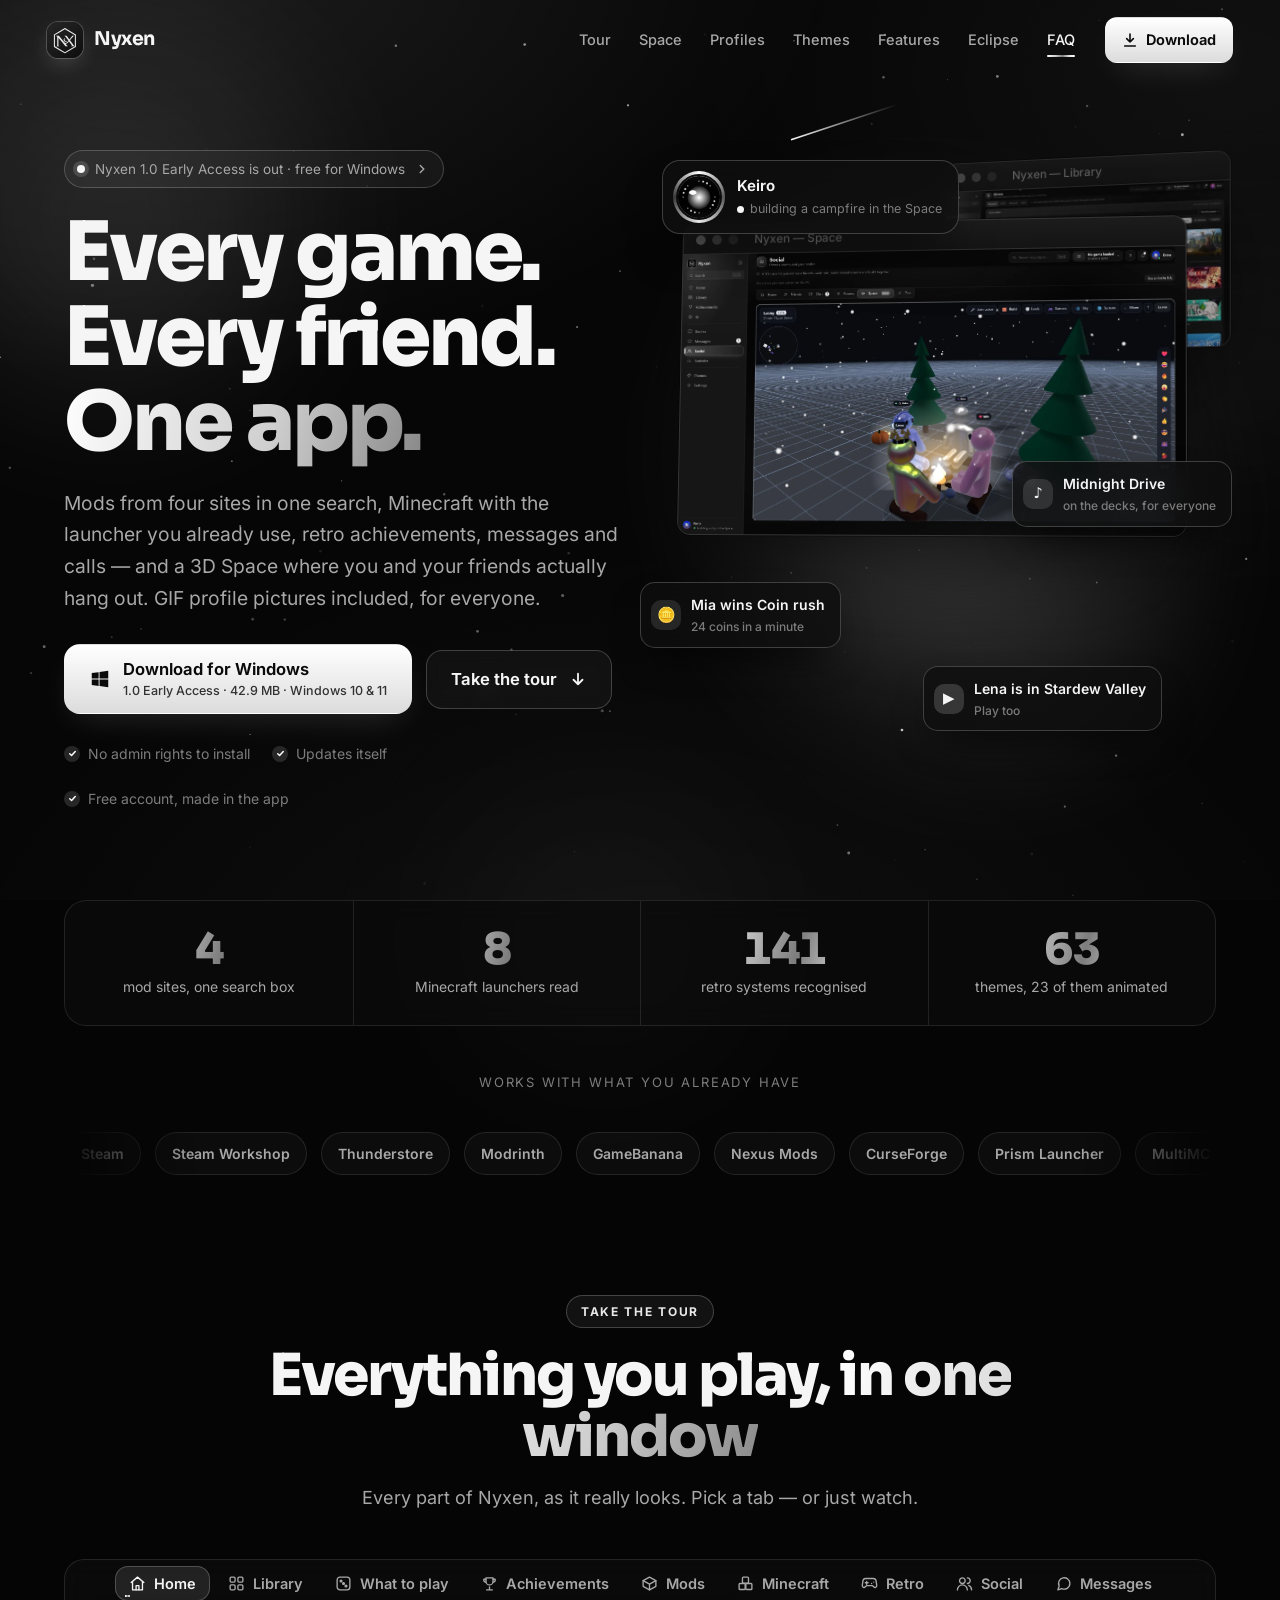
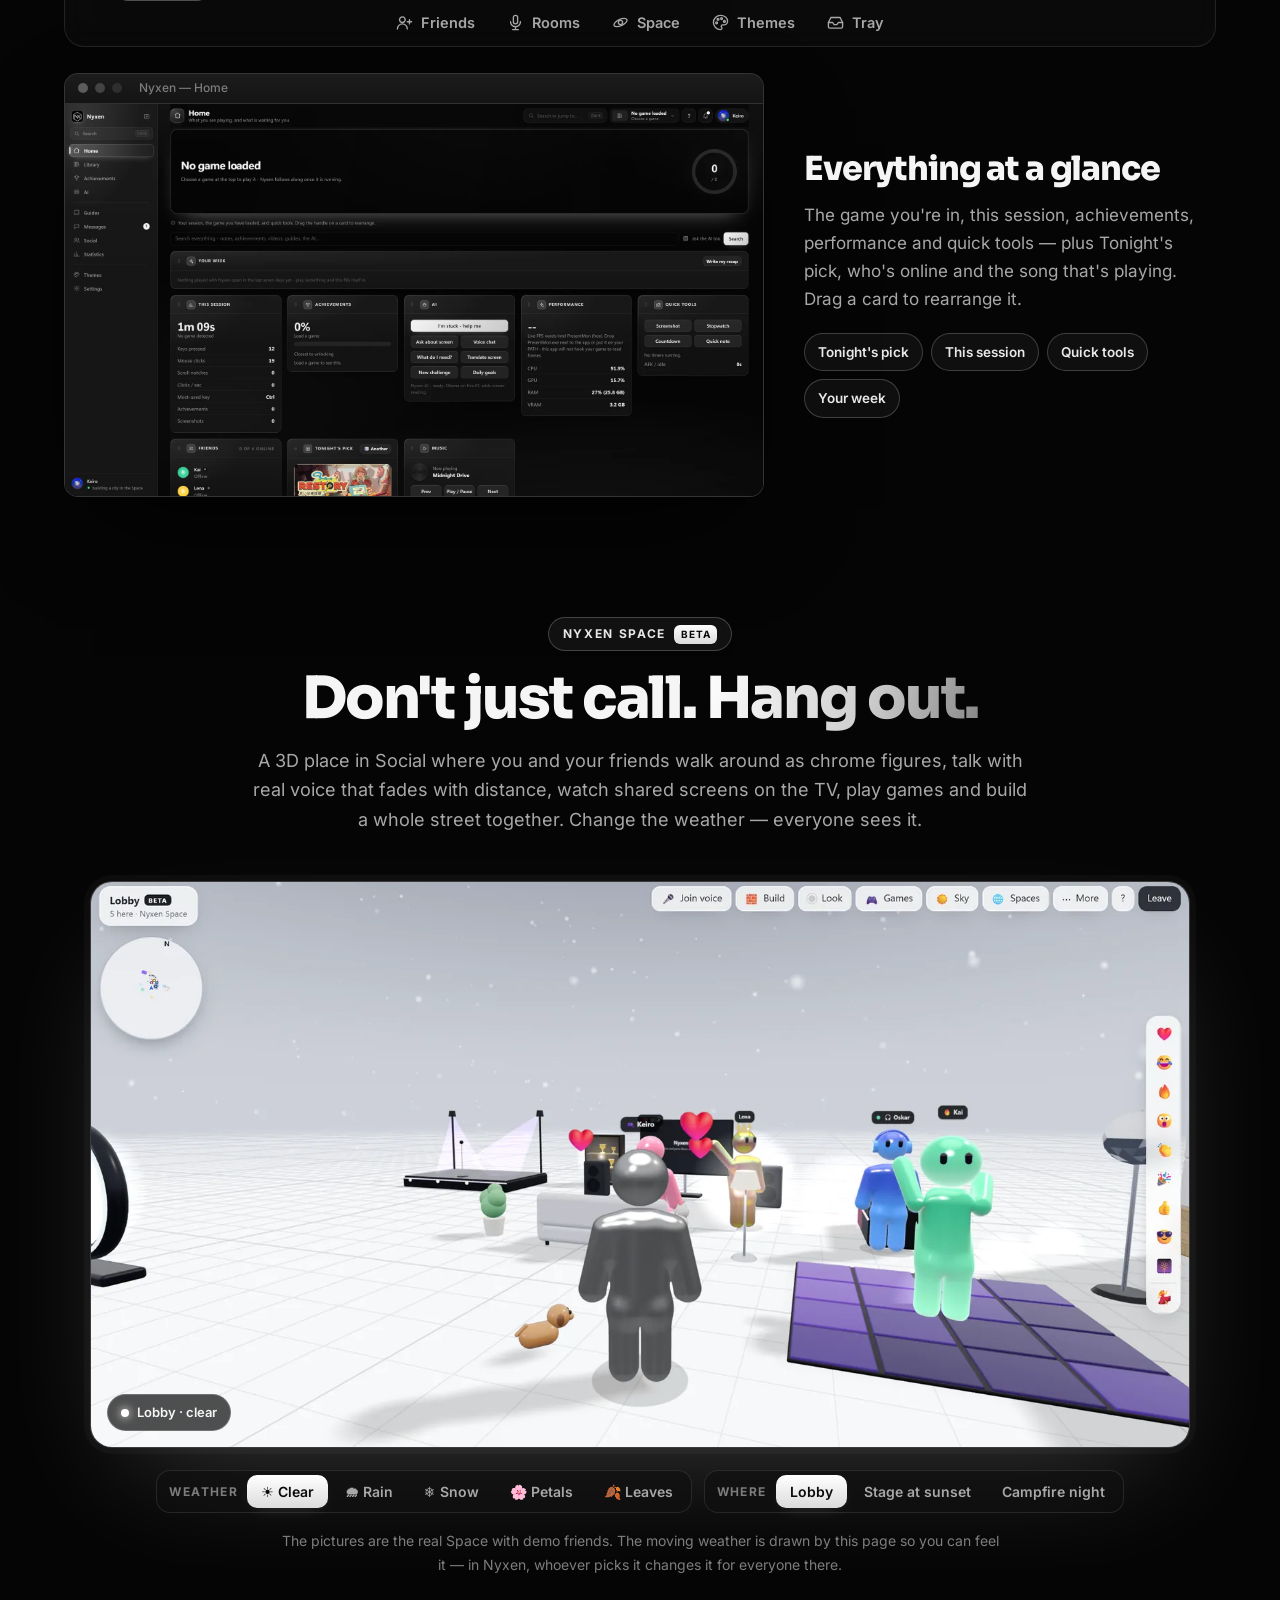
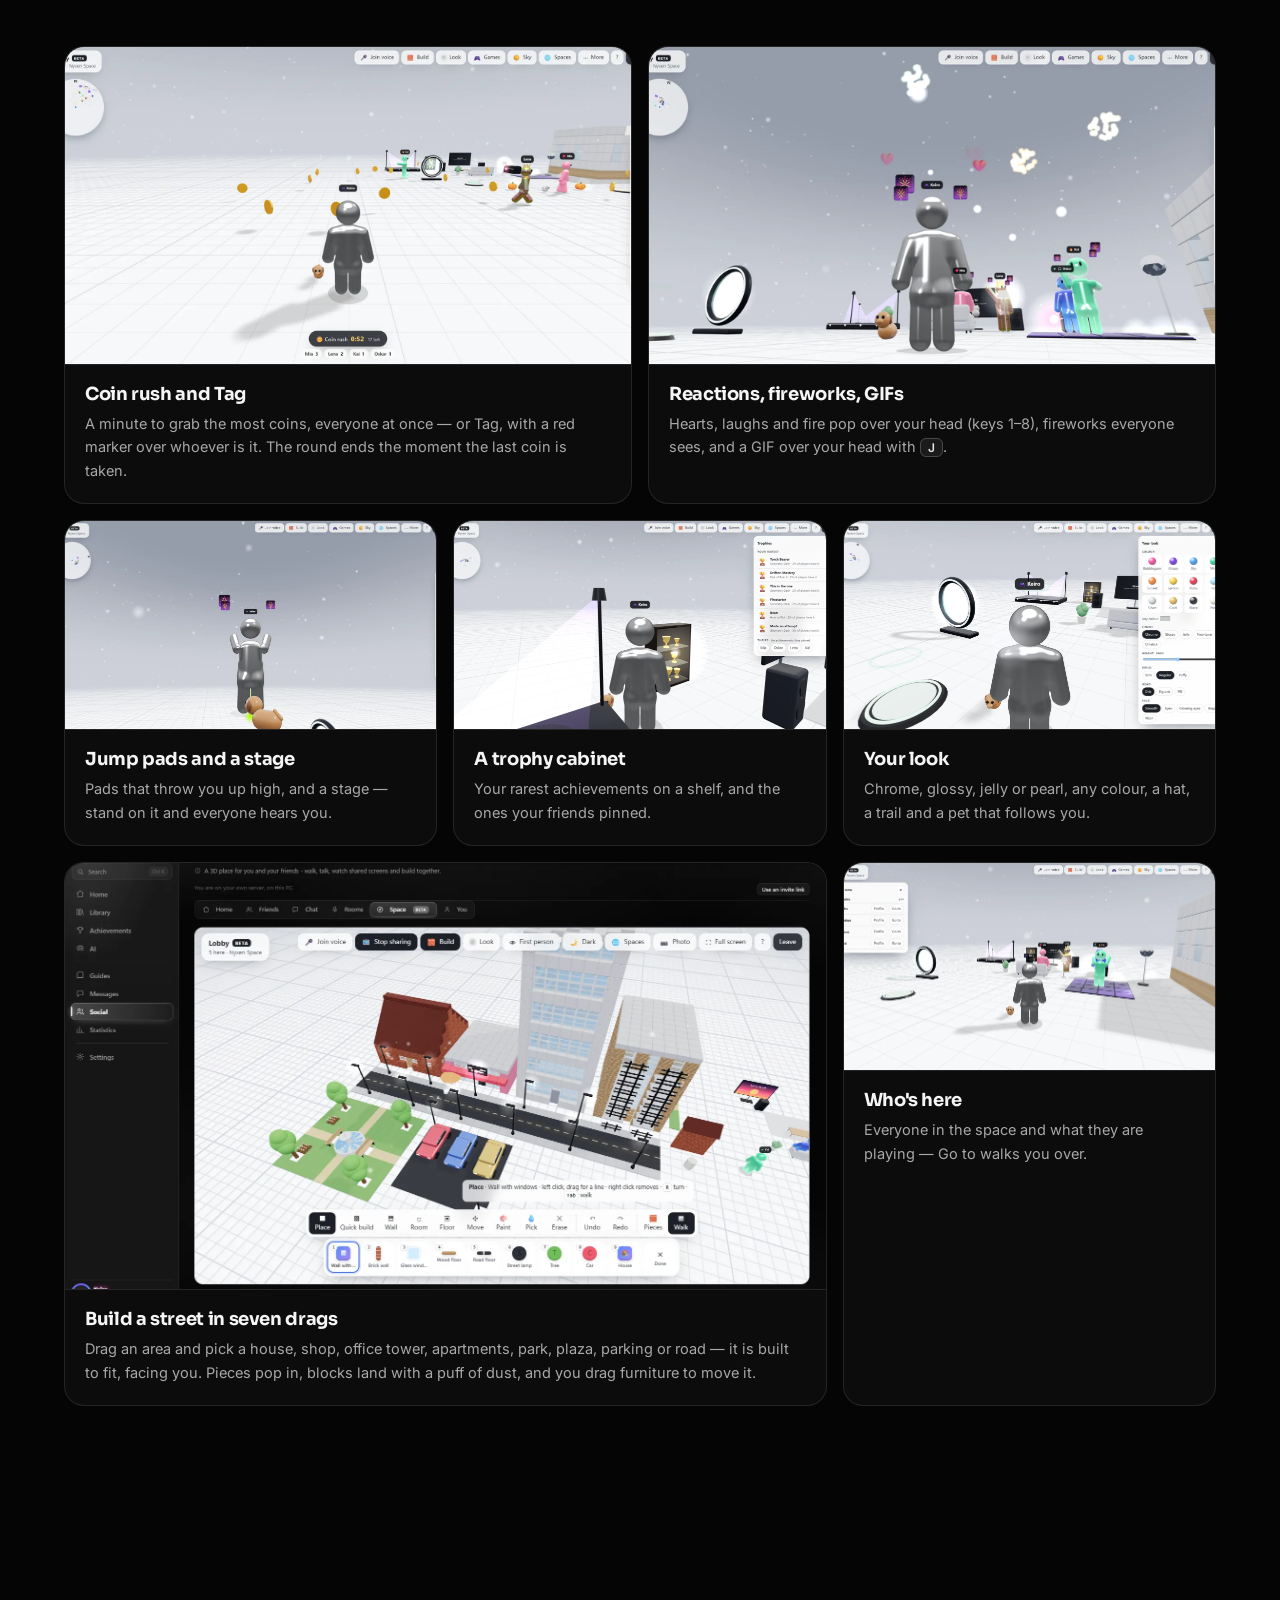
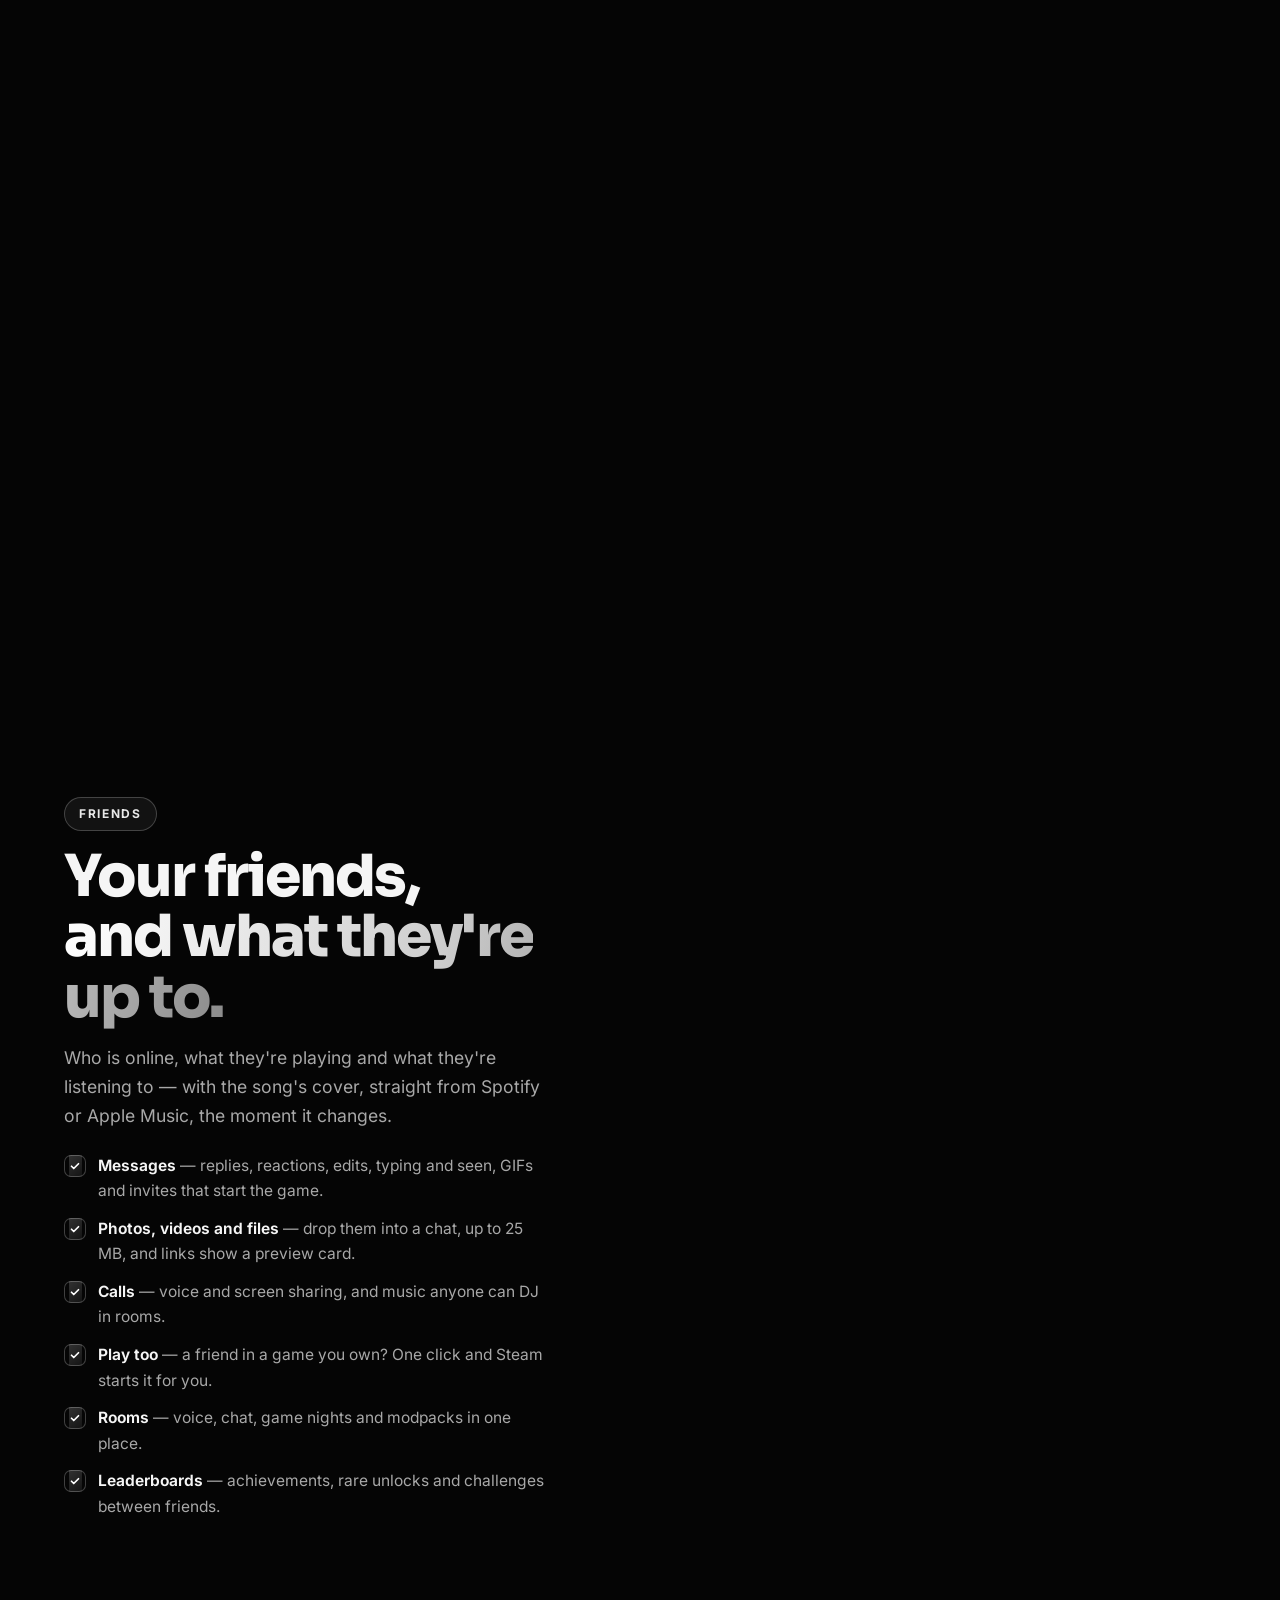
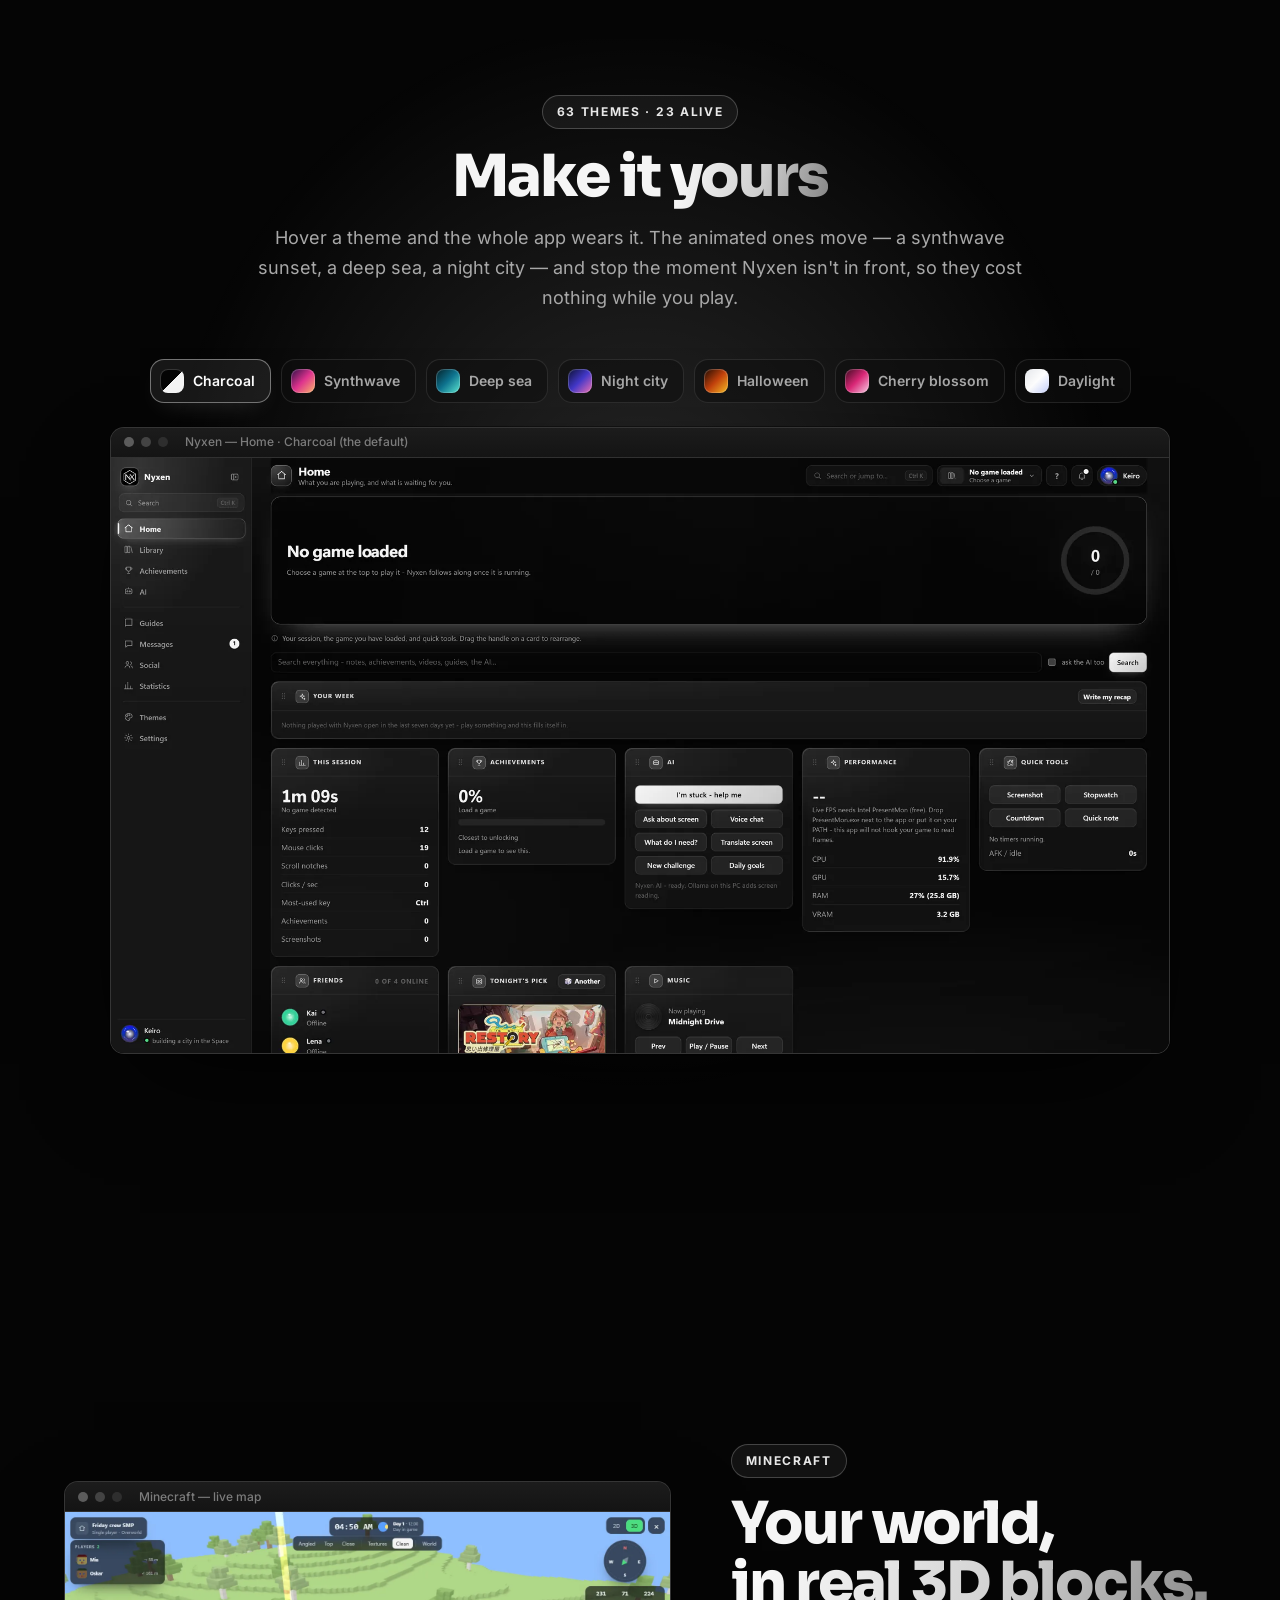
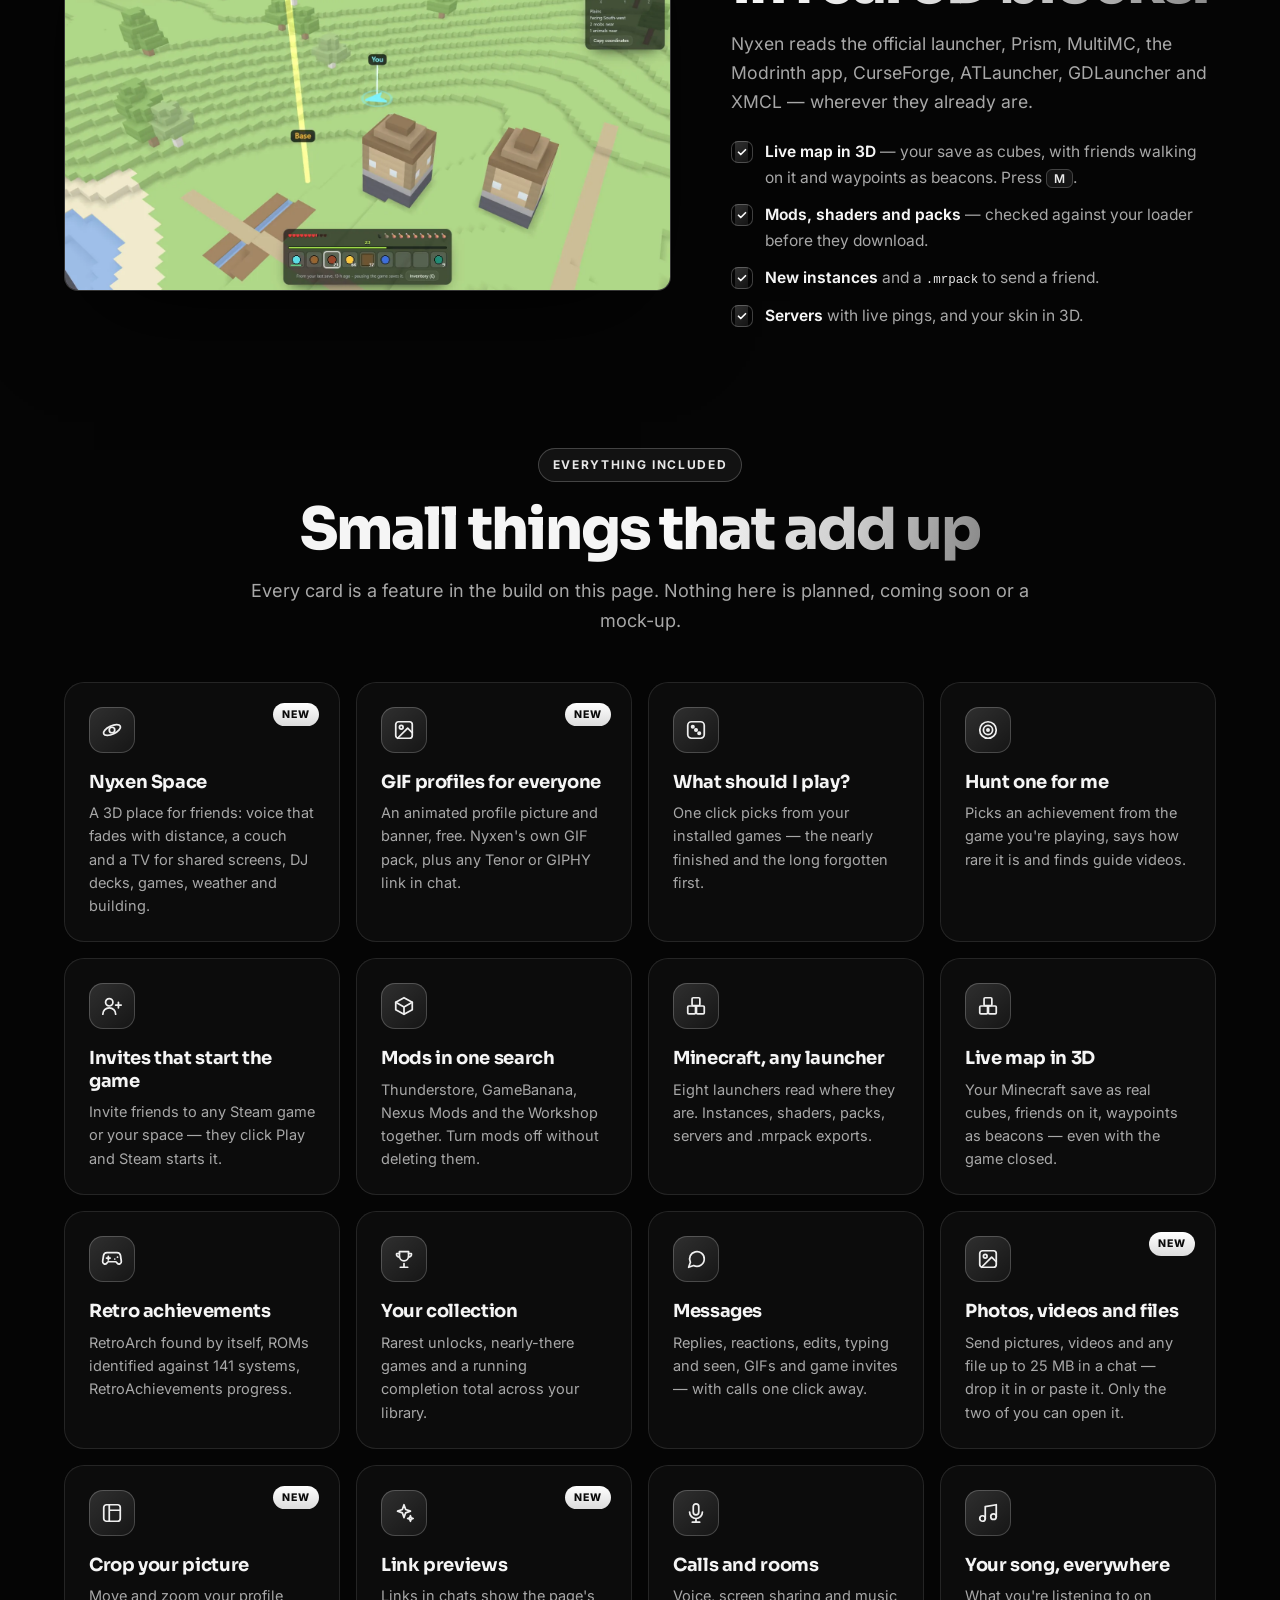
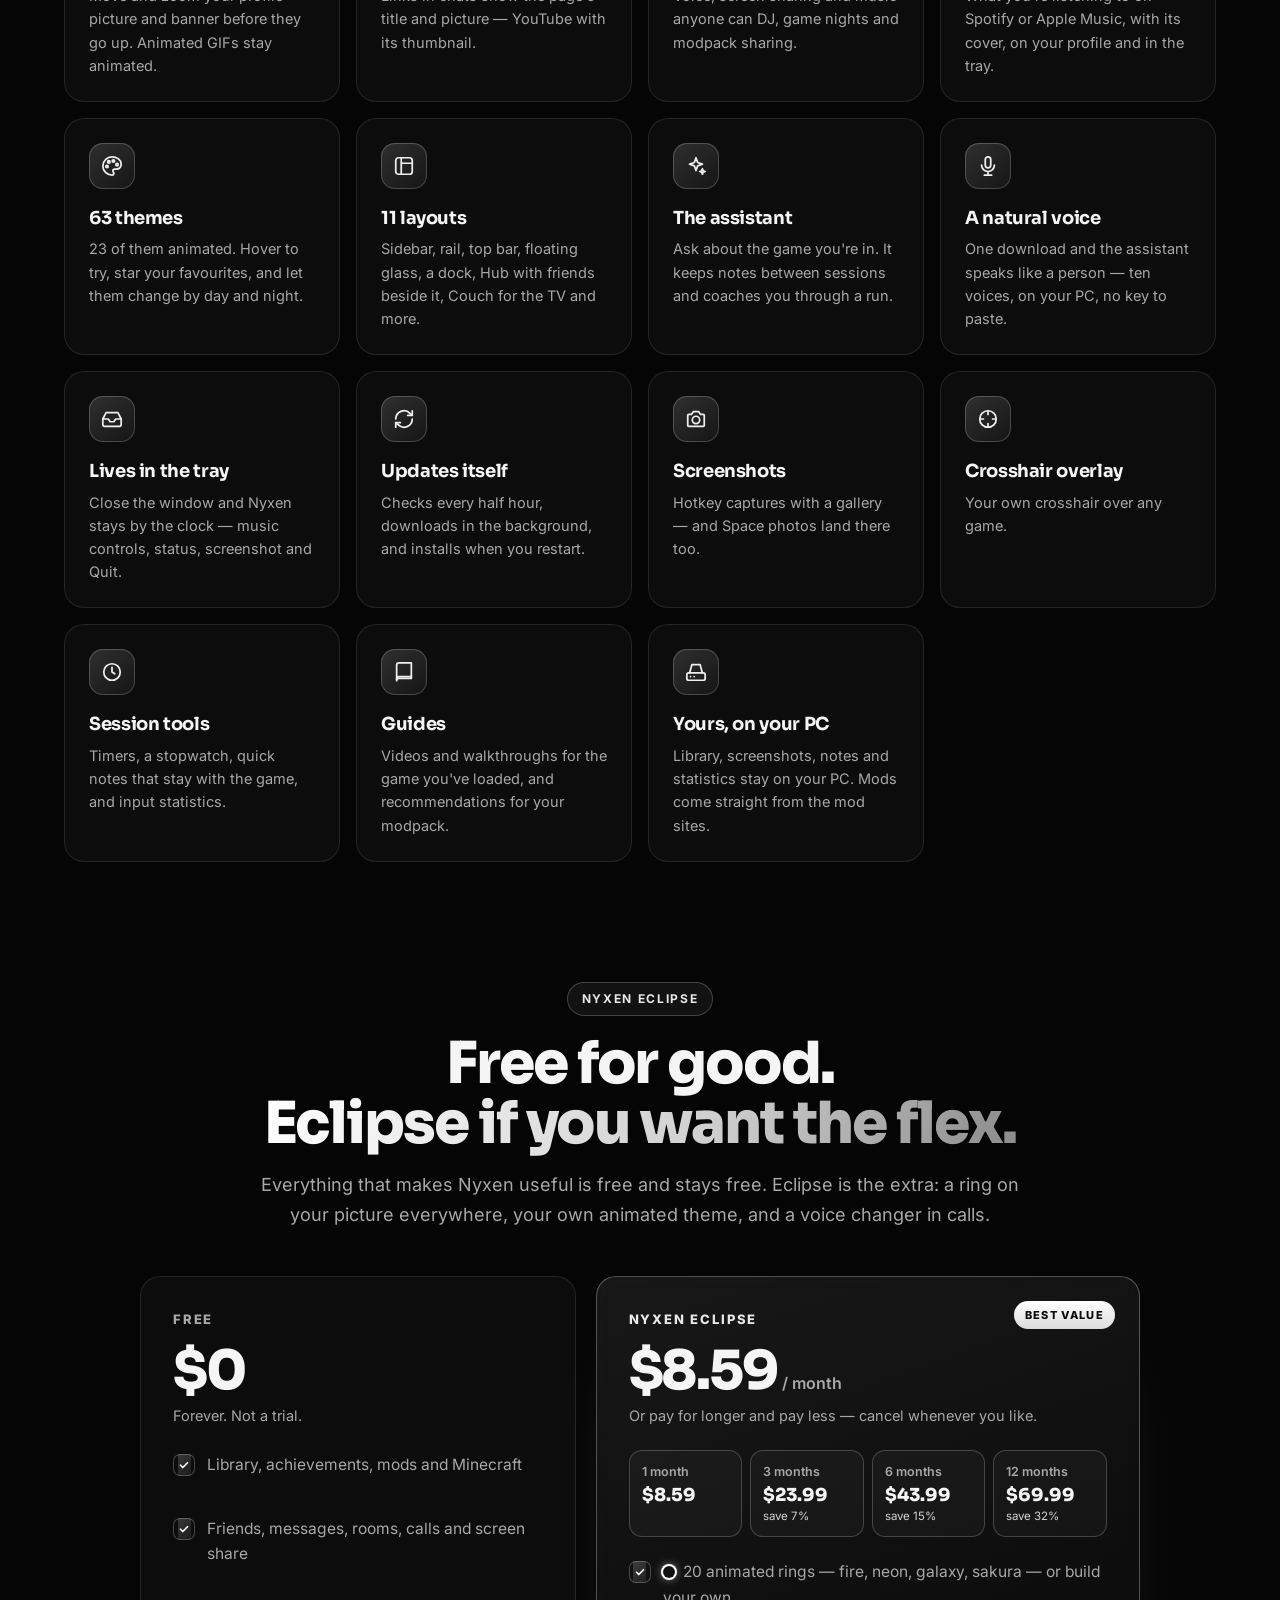
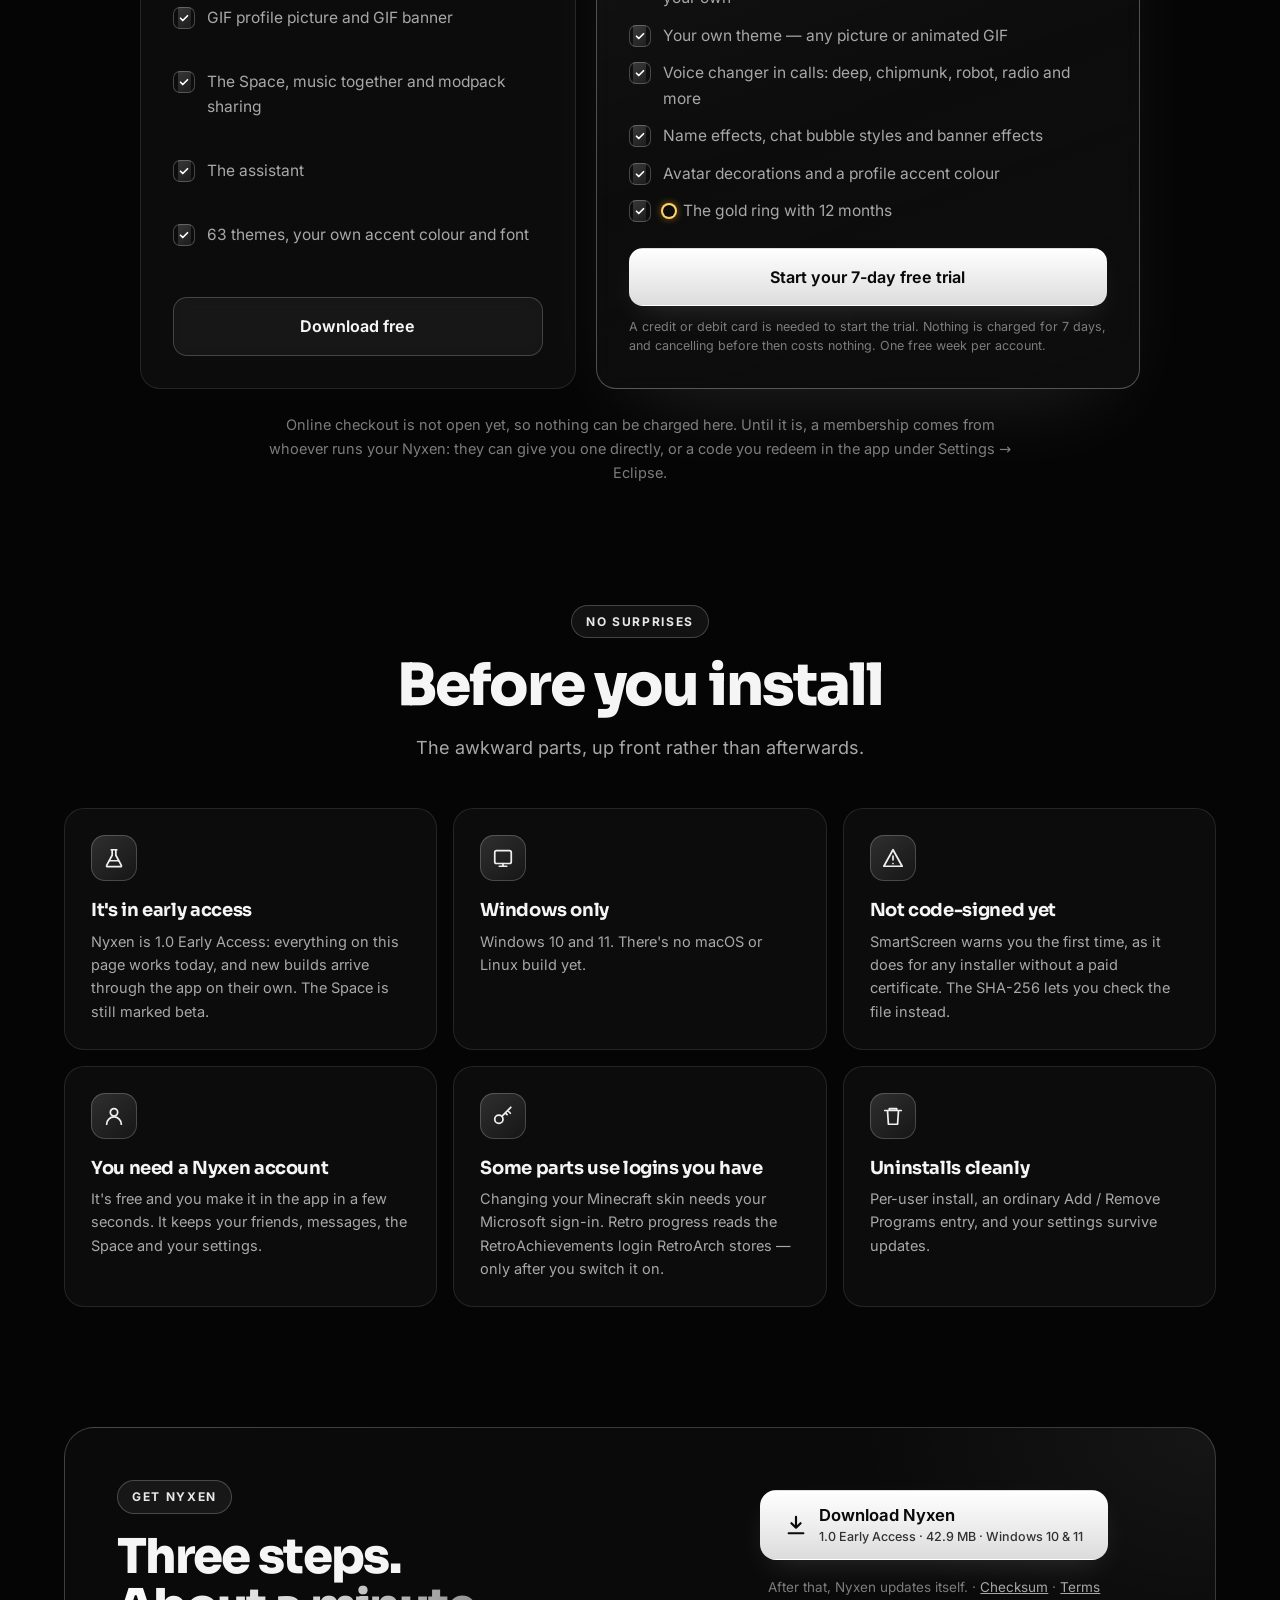
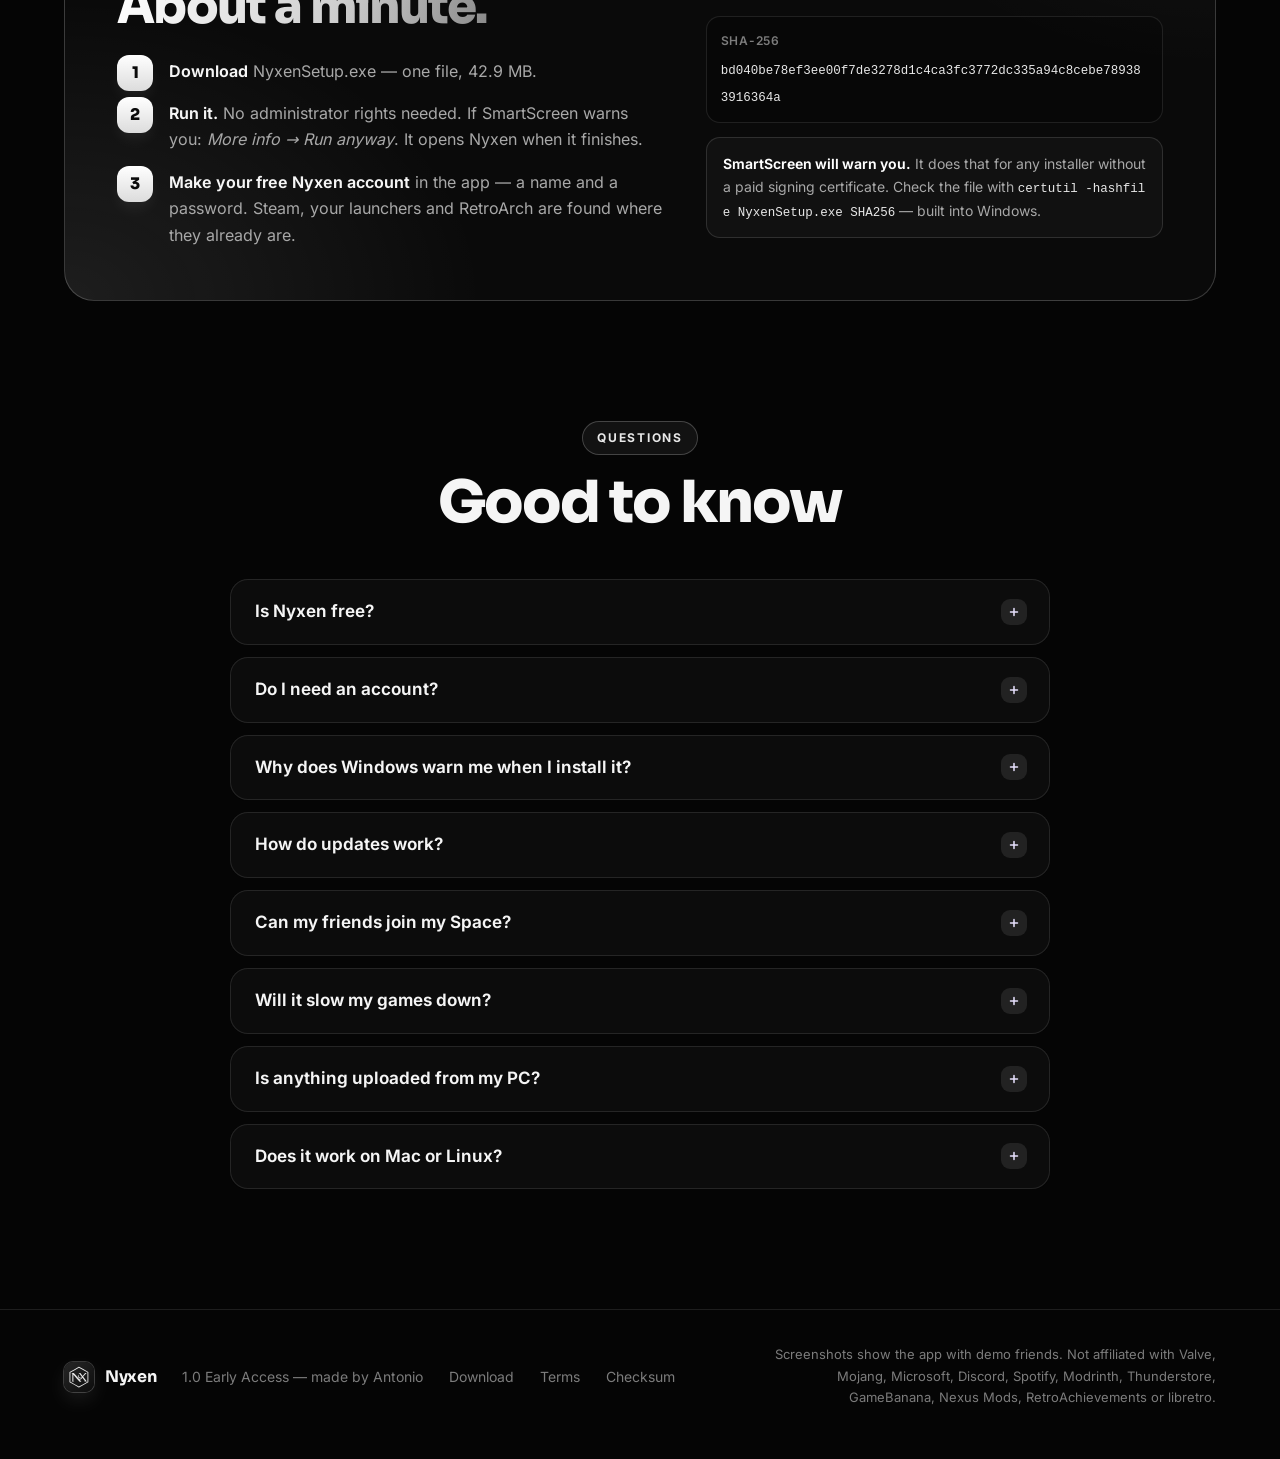
<file: index.html>
<!doctype html>
<html lang="en">
<head>
<meta charset="utf-8">
<meta name="viewport" content="width=device-width, initial-scale=1, viewport-fit=cover">
<title>Nyxen — every game, every friend, one app</title>
<meta name="description" content="Nyxen is a free Windows app for your games and your friends: mods from four sites in one search, Minecraft with any launcher, retro achievements, messages, calls, GIF profile pictures for everyone and a 3D Space to hang out in. You make a free Nyxen account in the app.">
<meta name="theme-color" content="#050505">
<link rel="icon" href="logo.svg" type="image/svg+xml">
<link rel="canonical" href="https://kerioxsx.github.io/nyxen/">
<meta property="og:site_name" content="Nyxen">
<meta property="og:title" content="Nyxen — every game, every friend, one app">
<meta property="og:description" content="Mods, Minecraft, achievements, messages, calls, GIF profile pictures for everyone and a 3D Space to hang out with your friends. Free for Windows 10 and 11.">
<meta property="og:type" content="website">
<meta property="og:url" content="https://kerioxsx.github.io/nyxen/">
<meta property="og:image" content="https://kerioxsx.github.io/nyxen/assets/og.jpg">
<meta property="og:image:width" content="1200">
<meta property="og:image:height" content="630">
<meta property="og:image:alt" content="Nyxen: friends sitting round a campfire in the 3D Space, next to the Nyxen logo">
<meta name="twitter:card" content="summary_large_image">
<meta name="twitter:title" content="Nyxen — every game, every friend, one app">
<meta name="twitter:description" content="Mods, Minecraft, achievements, messages, calls and a 3D Space to hang out in. Free for Windows.">
<meta name="twitter:image" content="https://kerioxsx.github.io/nyxen/assets/og.jpg">
<link rel="preload" href="assets/fonts/sora-latin.woff2" as="font" type="font/woff2" crossorigin>
<link rel="preload" href="assets/fonts/inter-latin.woff2" as="font" type="font/woff2" crossorigin>
<link rel="stylesheet" href="assets/site.css">
<script>document.documentElement.classList.add("js")</script>
</head>
<body>
<canvas id="sky" aria-hidden="true"></canvas>
<div class="aurora" aria-hidden="true"><i></i><i></i><i></i></div>
<div class="grain" aria-hidden="true"></div>
<div class="progress" aria-hidden="true"><span></span></div>

<header class="nav" id="nav">
  <a class="brand" href="#top" aria-label="Nyxen home">
    <span class="logo"><img src="logo.svg" alt="" width="28" height="28"></span>
    <span>Nyxen</span>
  </a>
  <nav class="links" aria-label="Sections">
    <a href="#tour">Tour</a>
    <a href="#space">Space</a>
    <a href="#gifs">Profiles</a>
    <a href="#themes">Themes</a>
    <a href="#features">Features</a>
    <a href="#eclipse">Eclipse</a>
    <a href="#faq">FAQ</a>
  </nav>
  <div class="nav-actions">
    <a class="btn btn-sm btn-primary magnetic" href="https://github.com/Kerioxsx/nyxen/releases/download/v1.0-early-access.34/NyxenSetup.exe">
      <svg viewBox="0 0 24 24" width="16" height="16" aria-hidden="true"><path fill="none" stroke="currentColor" stroke-width="2.4" stroke-linecap="round" stroke-linejoin="round" d="M12 3v12m0 0 5-5m-5 5-5-5M4 21h16"/></svg>
      Download
    </a>
    <button class="menu" type="button" aria-label="Menu" aria-expanded="false"><span></span><span></span></button>
  </div>
</header>

<main class="wrap" id="top">

  <!-- ===== Hero ===== -->
  <section class="hero">
    <div class="hero-copy">
      <a class="pill reveal" href="#download"><span class="dot"></span><span>Nyxen 1.0 Early Access is out · free for Windows</span>
        <svg viewBox="0 0 24 24" width="14" height="14" aria-hidden="true"><path fill="none" stroke="currentColor" stroke-width="2.4" stroke-linecap="round" d="m9 6 6 6-6 6"/></svg></a>
      <h1 class="reveal">Every game.<br>Every friend.<br><span class="grad">One app.</span></h1>
      <p class="lead reveal">Mods from four sites in one search, Minecraft with the launcher you already use, retro achievements,
        messages and calls — and a 3D Space where you and your friends actually hang out. GIF profile pictures included, for everyone.</p>
      <div class="cta reveal">
        <a class="btn btn-primary btn-lg magnetic" href="https://github.com/Kerioxsx/nyxen/releases/download/v1.0-early-access.34/NyxenSetup.exe">
          <svg viewBox="0 0 24 24" width="22" height="22" aria-hidden="true"><path fill="currentColor" d="M3 5.5 10.5 4.5v7H3v-6Zm0 13 7.5 1v-7H3v6Zm8.5 1.2L21 21v-8.5h-9.5v7.2Zm0-15.4v7.2H21V3l-9.5 1.3Z"/></svg>
          <span><b>Download for Windows</b><small>1.0 Early Access · 42.9 MB · Windows 10 &amp; 11</small></span>
        </a>
        <a class="btn btn-ghost btn-lg" href="#tour">Take the tour
          <svg viewBox="0 0 24 24" width="18" height="18" aria-hidden="true"><path fill="none" stroke="currentColor" stroke-width="2.4" stroke-linecap="round" d="M12 5v14m0 0 6-6m-6 6-6-6"/></svg></a>
      </div>
      <ul class="trust reveal">
        <li>No admin rights to install</li>
        <li>Updates itself</li>
        <li>Free account, made in the app</li>
      </ul>
    </div>
    <div class="hero-visual" data-tilt aria-label="Nyxen Space: friends round a campfire at night">
      <div class="hero-glow" aria-hidden="true"></div>
      <figure class="window hero-back" aria-hidden="true">
        <div class="window-bar"><i></i><i></i><i></i><span>Nyxen — Library</span></div>
        <img src="assets/shots/library-s.webp" alt="" width="640" height="360">
      </figure>
      <figure class="window hero-window" data-zoom="assets/shots/campfire.webp">
        <div class="window-bar"><i></i><i></i><i></i><span>Nyxen — Space</span></div>
        <img src="assets/shots/campfire.webp" alt="Nyxen Space at night: chrome figures sitting round a campfire between pine trees while it snows" width="1920" height="1080" fetchpriority="high">
      </figure>
      <div class="avatar-card">
        <span class="ring-av"><img src="assets/gifs/avatar.gif" alt="An animated GIF profile picture" width="46" height="46"></span>
        <span><b>Keiro</b><small>building a campfire in the Space</small></span>
      </div>
      <div class="chip chip-a"><i>🪙</i><span>Mia wins Coin rush<small>24 coins in a minute</small></span></div>
      <div class="chip chip-b"><i>♪</i><span>Midnight Drive<small>on the decks, for everyone</small></span></div>
      <div class="chip chip-c"><i>▶</i><span>Lena is in Stardew Valley<small>Play too</small></span></div>
    </div>
  </section>

  <!-- ===== Numbers ===== -->
  <section class="stats reveal" aria-label="Nyxen in numbers">
    <div class="stat"><b data-count="4">4</b><span>mod sites, one search box</span></div>
    <div class="stat"><b data-count="8">8</b><span>Minecraft launchers read</span></div>
    <div class="stat"><b data-count="141">141</b><span>retro systems recognised</span></div>
    <div class="stat"><b data-count="63">63</b><span>themes, 23 of them animated</span></div>
  </section>
  <p class="belt-label reveal">Works with what you already have</p>
  <div class="belt reveal" aria-label="What Nyxen works with"><div class="belt-run" id="belt"></div></div>

  <!-- ===== Tour ===== -->
  <section class="section" id="tour">
    <div class="section-head reveal">
      <span class="eyebrow">Take the tour</span>
      <h2>Everything you play, <span class="grad">in one window</span></h2>
      <p>Every part of Nyxen, as it really looks. Pick a tab — or just watch.</p>
    </div>
    <div class="tour reveal">
      <div class="tour-tabs" role="tablist" aria-label="Parts of Nyxen"></div>
      <div class="tour-stage">
        <figure class="window tour-window">
          <div class="window-bar"><i></i><i></i><i></i><span data-tour-title>Nyxen</span></div>
          <div class="tour-images"></div>
        </figure>
        <div class="tour-caption" aria-live="polite">
          <div class="fade">
            <h3 data-tour-heading></h3>
            <p data-tour-text></p>
            <ul class="tags" data-tour-tags></ul>
          </div>
        </div>
      </div>
    </div>
  </section>

  <!-- ===== Space ===== -->
  <section class="section" id="space">
    <div class="section-head reveal">
      <span class="eyebrow beta">Nyxen Space</span>
      <h2>Don't just call. <span class="grad">Hang out.</span></h2>
      <p>A 3D place in Social where you and your friends walk around as chrome figures, talk with real voice that fades with distance,
        watch shared screens on the TV, play games and build a whole street together. Change the weather — everyone sees it.</p>
    </div>
    <div class="space-demo reveal" data-space>
      <div class="space-stage" data-zoomable>
        <img class="on" src="assets/shots/sp-clear.webp" data-w="clear" alt="The Space lobby: friends by the couch, DJ decks and a dance floor" width="1600" height="826">
        <canvas aria-hidden="true"></canvas>
        <span class="live" data-space-label>Lobby · clear</span>
      </div>
      <div class="controls">
        <div class="seg" role="radiogroup" aria-label="Weather" data-weather>
          <span class="seg-label">Weather</span>
          <button role="radio" aria-checked="true" data-v="clear">☀️ Clear</button>
          <button role="radio" aria-checked="false" data-v="rain">🌧 Rain</button>
          <button role="radio" aria-checked="false" data-v="snow">❄️ Snow</button>
          <button role="radio" aria-checked="false" data-v="petals">🌸 Petals</button>
          <button role="radio" aria-checked="false" data-v="leaves">🍂 Leaves</button>
        </div>
        <div class="seg" role="radiogroup" aria-label="Where" data-scene>
          <span class="seg-label">Where</span>
          <button role="radio" aria-checked="true" data-v="lobby">Lobby</button>
          <button role="radio" aria-checked="false" data-v="sunset">Stage at sunset</button>
          <button role="radio" aria-checked="false" data-v="night">Campfire night</button>
        </div>
      </div>
      <p class="demo-note">The pictures are the real Space with demo friends. The moving weather is drawn by this page so you can feel it — in Nyxen, whoever picks it changes it for everyone there.</p>
    </div>

    <div class="bento">
      <article class="card tile w3 reveal" data-zoom="assets/shots/sp-coinrush.webp">
        <div class="pic"><img src="assets/shots/sp-coinrush.webp" alt="Coin rush: coins scattered over the floor with a countdown" loading="lazy" width="1600" height="826"></div>
        <div class="txt"><h3>Coin rush and Tag</h3><p>A minute to grab the most coins, everyone at once — or Tag, with a red marker over whoever is it. The round ends the moment the last coin is taken.</p></div>
      </article>
      <article class="card tile w3 reveal" data-zoom="assets/shots/sp-fireworks.webp">
        <div class="pic"><img src="assets/shots/sp-fireworks.webp" alt="Fireworks and reactions over friends in the Space" loading="lazy" width="1600" height="826"></div>
        <div class="txt"><h3>Reactions, fireworks, GIFs</h3><p>Hearts, laughs and fire pop over your head (keys 1–8), fireworks everyone sees, and a GIF over your head with <kbd>J</kbd>.</p></div>
      </article>
      <article class="card tile w2 reveal" data-zoom="assets/shots/sp-jumppad.webp">
        <div class="pic"><img src="assets/shots/sp-jumppad.webp" alt="A figure flying off a jump pad" loading="lazy" width="1600" height="826"></div>
        <div class="txt"><h3>Jump pads and a stage</h3><p>Pads that throw you up high, and a stage — stand on it and everyone hears you.</p></div>
      </article>
      <article class="card tile w2 reveal" data-zoom="assets/shots/sp-trophy.webp">
        <div class="pic"><img src="assets/shots/sp-trophy.webp" alt="A trophy cabinet with achievements" loading="lazy" width="1600" height="826"></div>
        <div class="txt"><h3>A trophy cabinet</h3><p>Your rarest achievements on a shelf, and the ones your friends pinned.</p></div>
      </article>
      <article class="card tile w2 reveal" data-zoom="assets/shots/sp-look.webp">
        <div class="pic"><img src="assets/shots/sp-look.webp" alt="The look panel: colours, finishes, heads and hats" loading="lazy" width="1600" height="826"></div>
        <div class="txt"><h3>Your look</h3><p>Chrome, glossy, jelly or pearl, any colour, a hat, a trail and a pet that follows you.</p></div>
      </article>
      <article class="card tile w4 reveal" data-zoom="assets/shots/quickbuild.webp">
        <div class="pic"><img src="assets/shots/quickbuild.webp" alt="A street made with quick build: houses, a shop, an office tower, a park and parking" loading="lazy" width="1600" height="1000" style="object-position:center 60%"></div>
        <div class="txt"><h3>Build a street in seven drags</h3><p>Drag an area and pick a house, shop, office tower, apartments, park, plaza, parking or road — it is built to fit, facing you. Pieces pop in, blocks land with a puff of dust, and you drag furniture to move it.</p></div>
      </article>
      <article class="card tile w2 reveal" data-zoom="assets/shots/sp-herenow.webp">
        <div class="pic"><img src="assets/shots/sp-herenow.webp" alt="Who is here: everyone in the space and what they are playing" loading="lazy" width="1600" height="826"></div>
        <div class="txt"><h3>Who's here</h3><p>Everyone in the space and what they are playing — Go to walks you over.</p></div>
      </article>
    </div>
  </section>

  <!-- ===== GIF profiles ===== -->
  <section class="section" id="gifs">
    <div class="gif-hero reveal">
      <div>
        <span class="eyebrow">Profiles</span>
        <h2>A GIF profile picture <span class="strike">is a premium feature</span><br><span class="grad">is just your profile picture.</span></h2>
        <p>Other apps taught you an animated avatar costs money every month. On Nyxen it's free for everyone — the GIF picture,
          a GIF banner, your song, what you're playing and a showcase. Send GIFs in messages, too.</p>
        <div class="gif-row" aria-label="Nyxen's own GIF pack">
          <img src="assets/gifs/hey.gif" alt="A chrome figure waving: hey" width="86" height="86" loading="lazy">
          <img src="assets/gifs/gg.gif" alt="GG" width="86" height="86" loading="lazy">
          <img src="assets/gifs/party.gif" alt="Party" width="86" height="86" loading="lazy">
          <img src="assets/gifs/wheee.gif" alt="Wheee" width="86" height="86" loading="lazy">
          <img src="assets/gifs/letsgo.gif" alt="Let's go" width="86" height="86" loading="lazy">
          <img src="assets/gifs/omg.gif" alt="OMG" width="86" height="86" loading="lazy">
        </div>
      </div>
      <div class="profile-mock" aria-label="A Nyxen profile with an animated GIF picture">
        <span class="free">Free</span>
        <div class="banner"></div>
        <div class="who">
          <span class="ring-av"><img src="assets/gifs/avatar.gif" alt="An animated GIF profile picture" width="88" height="88" loading="lazy"></span>
          <h4>Keiro</h4>
          <span class="handle">@keiro · building a city in the Space</span>
          <div class="song"><i></i><span><b>Midnight Drive</b><small>Listening on Spotify</small></span></div>
        </div>
      </div>
    </div>
  </section>

  <!-- ===== Social ===== -->
  <section class="section">
    <div class="split">
      <div class="split-copy reveal">
        <span class="eyebrow">Friends</span>
        <h2>Your friends,<br><span class="grad">and what they're up to.</span></h2>
        <p>Who is online, what they're playing and what they're listening to — with the song's cover, straight from Spotify or
          Apple Music, the moment it changes.</p>
        <ul class="checks">
          <li><b>Messages</b> — replies, reactions, edits, typing and seen, GIFs and invites that start the game.</li>
          <li><b>Photos, videos and files</b> — drop them into a chat, up to 25 MB, and links show a preview card.</li>
          <li><b>Calls</b> — voice and screen sharing, and music anyone can DJ in rooms.</li>
          <li><b>Play too</b> — a friend in a game you own? One click and Steam starts it for you.</li>
          <li><b>Rooms</b> — voice, chat, game nights and modpacks in one place.</li>
          <li><b>Leaderboards</b> — achievements, rare unlocks and challenges between friends.</li>
        </ul>
      </div>
      <div class="stack reveal">
        <figure class="window" data-zoom="assets/shots/messages.webp">
          <div class="window-bar"><i></i><i></i><i></i><span>Social — Chat</span></div>
          <img src="assets/shots/messages.webp" alt="A chat with Mia: an invite card to play Stardew Valley and messages about the Space" loading="lazy" width="1920" height="1080">
        </figure>
        <figure class="window pip" data-zoom="assets/shots/friends.webp">
          <div class="window-bar"><i></i><i></i><i></i><span>Friends</span></div>
          <img src="assets/shots/friends-s.webp" alt="Friends in a game and online, with what they are listening to" loading="lazy" width="640" height="360">
        </figure>
      </div>
    </div>
  </section>

  <!-- ===== Themes ===== -->
  <section class="section" id="themes">
    <div class="theme-zone" data-themes>
      <div class="section-head reveal">
        <span class="eyebrow">63 themes · 23 alive</span>
        <h2>Make it <span class="grad">yours</span></h2>
        <p>Hover a theme and the whole app wears it. The animated ones move — a synthwave sunset, a deep sea, a night city —
          and stop the moment Nyxen isn't in front, so they cost nothing while you play.</p>
      </div>
      <div class="theme-demo reveal">
        <div class="theme-chips" role="radiogroup" aria-label="Theme"></div>
        <figure class="window" data-zoomable>
          <div class="window-bar"><i></i><i></i><i></i><span data-theme-title>Nyxen — Home</span></div>
          <div class="tour-images" data-theme-images></div>
        </figure>
      </div>
      <div class="layouts">
        <figure class="reveal" data-zoom="assets/shots/l-dock.webp"><div class="window"><img src="assets/shots/l-dock-s.webp" alt="The Dock layout" loading="lazy" width="640" height="360"></div><figcaption><b>Dock</b> — a Mac-style dock</figcaption></figure>
        <figure class="reveal" data-zoom="assets/shots/l-hub.webp"><div class="window"><img src="assets/shots/l-hub-s.webp" alt="The Hub layout" loading="lazy" width="640" height="360"></div><figcaption><b>Hub</b> — friends and music beside it all</figcaption></figure>
        <figure class="reveal" data-zoom="assets/shots/l-mirror.webp"><div class="window"><img src="assets/shots/l-mirror-s.webp" alt="The Mirror layout" loading="lazy" width="640" height="360"></div><figcaption><b>Mirror</b> — the sidebar on the right</figcaption></figure>
        <figure class="reveal" data-zoom="assets/shots/l-couch.webp"><div class="window"><img src="assets/shots/l-couch-s.webp" alt="The Couch layout" loading="lazy" width="640" height="360"></div><figcaption><b>Couch</b> — big, for the TV</figcaption></figure>
      </div>
    </div>
  </section>

  <!-- ===== Minecraft ===== -->
  <section class="section">
    <div class="split flip">
      <div class="split-copy reveal">
        <span class="eyebrow">Minecraft</span>
        <h2>Your world,<br><span class="grad">in real 3D blocks.</span></h2>
        <p>Nyxen reads the official launcher, Prism, MultiMC, the Modrinth app, CurseForge, ATLauncher, GDLauncher and XMCL — wherever they already are.</p>
        <ul class="checks">
          <li><b>Live map in 3D</b> — your save as cubes, with friends walking on it and waypoints as beacons. Press <kbd>M</kbd>.</li>
          <li><b>Mods, shaders and packs</b> — checked against your loader before they download.</li>
          <li><b>New instances</b> and a <code>.mrpack</code> to send a friend.</li>
          <li><b>Servers</b> with live pings, and your skin in 3D.</li>
        </ul>
      </div>
      <div class="stack reveal">
        <figure class="window" data-zoom="assets/shots/livemap.webp">
          <div class="window-bar"><i></i><i></i><i></i><span>Minecraft — live map</span></div>
          <img src="assets/shots/livemap.webp" alt="A Minecraft world drawn in 3D blocks inside Nyxen, with players and a hotbar" loading="lazy" width="1600" height="1000">
        </figure>
      </div>
    </div>
  </section>

  <!-- ===== Everything ===== -->
  <section class="section" id="features">
    <div class="section-head reveal">
      <span class="eyebrow">Everything included</span>
      <h2>Small things <span class="grad">that add up</span></h2>
      <p>Every card is a feature in the build on this page. Nothing here is planned, coming soon or a mock-up.</p>
    </div>
    <div class="grid" data-features></div>
  </section>

  <!-- ===== Eclipse ===== -->
  <section class="section" id="eclipse">
    <div class="section-head reveal">
      <span class="eyebrow">Nyxen Eclipse</span>
      <h2>Free for good.<br><span class="grad">Eclipse if you want the flex.</span></h2>
      <p>Everything that makes Nyxen useful is free and stays free. Eclipse is the extra: a ring on your picture everywhere,
        your own animated theme, and a voice changer in calls.</p>
    </div>
    <div class="plans">
      <div class="card plan reveal">
        <div class="pn">Free</div>
        <div class="pp">$0</div>
        <p class="ps">Forever. Not a trial.</p>
        <ul class="checks">
          <li>Library, achievements, mods and Minecraft</li>
          <li>Friends, messages, rooms, calls and screen share</li>
          <li>GIF profile picture and GIF banner</li>
          <li>The Space, music together and modpack sharing</li>
          <li>The assistant</li>
          <li>63 themes, your own accent colour and font</li>
        </ul>
        <a class="btn btn-ghost" href="https://github.com/Kerioxsx/nyxen/releases/download/v1.0-early-access.34/NyxenSetup.exe">Download free</a>
      </div>
      <div class="card plan best reveal">
        <div class="pn">Nyxen Eclipse</div>
        <div class="pp">$8.59<small> / month</small></div>
        <p class="ps">Or pay for longer and pay less — cancel whenever you like.</p>
        <div class="terms4">
          <a data-checkout="monthly" href="#eclipse-how"><b>1 month</b><span>$8.59</span></a>
          <a data-checkout="quarterly" href="#eclipse-how"><b>3 months</b><span>$23.99</span><i>save 7%</i></a>
          <a data-checkout="halfyear" href="#eclipse-how"><b>6 months</b><span>$43.99</span><i>save 15%</i></a>
          <a data-checkout="annual" href="#eclipse-how"><b>12 months</b><span>$69.99</span><i>save 32%</i></a>
        </div>
        <ul class="checks">
          <li><span class="ring"></span> 20 animated rings — fire, neon, galaxy, sakura — or build your own</li>
          <li>Your own theme — any picture or animated GIF</li>
          <li>Voice changer in calls: deep, chipmunk, robot, radio and more</li>
          <li>Name effects, chat bubble styles and banner effects</li>
          <li>Avatar decorations and a profile accent colour</li>
          <li><span class="ring gold"></span> The gold ring with 12 months</li>
        </ul>
        <a class="btn btn-primary" data-checkout="trial" href="#eclipse-how">Start your 7-day free trial</a>
        <p class="trialnote">A credit or debit card is needed to start the trial. Nothing is charged for 7 days, and cancelling
          before then costs nothing. One free week per account.</p>
      </div>
    </div>
    <p class="planfoot reveal" id="eclipse-how">Online checkout is not open yet, so nothing can be charged here. Until it is, a membership
      comes from whoever runs your Nyxen: they can give you one directly, or a code you redeem in the app under Settings → Eclipse.</p>
  </section>

  <!-- ===== Honest ===== -->
  <section class="section" id="honest">
    <div class="section-head reveal">
      <span class="eyebrow">No surprises</span>
      <h2>Before you install</h2>
      <p>The awkward parts, up front rather than afterwards.</p>
    </div>
    <div class="honest" data-honest></div>
  </section>

  <!-- ===== Install ===== -->
  <section class="section" id="download">
    <div class="install reveal">
      <div>
        <span class="eyebrow">Get Nyxen</span>
        <h2>Three steps.<br><span class="grad">About a minute.</span></h2>
        <ol class="steps">
          <li><b>Download</b> NyxenSetup.exe — one file, 42.9 MB.</li>
          <li><b>Run it.</b> No administrator rights needed. If SmartScreen warns you: <em>More info → Run anyway</em>. It opens Nyxen when it finishes.</li>
          <li><b>Make your free Nyxen account</b> in the app — a name and a password. Steam, your launchers and RetroArch are found where they already are.</li>
        </ol>
      </div>
      <div class="dl-card">
        <a class="btn btn-primary btn-lg magnetic" href="https://github.com/Kerioxsx/nyxen/releases/download/v1.0-early-access.34/NyxenSetup.exe">
          <svg viewBox="0 0 24 24" width="22" height="22" aria-hidden="true"><path fill="none" stroke="currentColor" stroke-width="2.4" stroke-linecap="round" stroke-linejoin="round" d="M12 3v12m0 0 5-5m-5 5-5-5M4 21h16"/></svg>
          <span><b>Download Nyxen</b><small>1.0 Early Access · 42.9 MB · Windows 10 &amp; 11</small></span>
        </a>
        <p class="meta">After that, Nyxen updates itself. · <a href="sha256.txt">Checksum</a> · <a href="terms.html">Terms</a></p>
        <div class="sha"><small>SHA-256</small><code>bd040be78ef3ee00f7de3278d1c4ca3fc3772dc335a94c8cebe789383916364a</code></div>
        <div class="note"><b>SmartScreen will warn you.</b> It does that for any installer without a paid signing certificate.
          Check the file with <code>certutil -hashfile NyxenSetup.exe SHA256</code> — built into Windows.</div>
      </div>
    </div>
  </section>

  <!-- ===== FAQ ===== -->
  <section class="section" id="faq">
    <div class="section-head reveal">
      <span class="eyebrow">Questions</span>
      <h2>Good to know</h2>
    </div>
    <div class="faq">
      <details class="reveal"><summary>Is Nyxen free?</summary><div class="a"><p>Yes. Everything on this page is free and stays free — library, mods, Minecraft, retro, friends, messages, calls, GIF profile pictures and the Space. Nyxen Eclipse is an optional extra for rings, your own animated theme and a voice changer.</p></div></details>
      <details class="reveal"><summary>Do I need an account?</summary><div class="a"><p>Yes — a free Nyxen account. You make it in the app with a name and a password, in a few seconds. Your friends, messages, the Space and your settings live on it.</p></div></details>
      <details class="reveal"><summary>Why does Windows warn me when I install it?</summary><div class="a"><p>Nyxen isn't code-signed yet, and SmartScreen warns about any installer without a paid certificate. Click <b>More info → Run anyway</b>. If you'd like to be sure the file wasn't changed, compare its SHA-256 with the one above.</p></div></details>
      <details class="reveal"><summary>How do updates work?</summary><div class="a"><p>Nyxen checks for a new build by itself every half hour, downloads it in the background and tells you. Click <b>Restart to update</b> at the top — or just close Nyxen and it installs on the way out. Every download is checked against its published SHA-256 first.</p></div></details>
      <details class="reveal"><summary>Can my friends join my Space?</summary><div class="a"><p>Yes. Send them an invite from the Space or Messages — they get a card and walk straight in. They need Nyxen and their own free account too.</p></div></details>
      <details class="reveal"><summary>Will it slow my games down?</summary><div class="a"><p>It shouldn't. Animated themes stop when Nyxen isn't in front, and when you close the window Nyxen waits quietly in the tray by the clock — messages and calls still reach you. You can also Quit it from the tray.</p></div></details>
      <details class="reveal"><summary>Is anything uploaded from my PC?</summary><div class="a"><p>Your library, screenshots, notes and statistics stay on your PC. Mod downloads come straight from the mod sites. What you share with friends — messages, your profile, the Space — goes through the Nyxen server your account is on, so they can see it.</p></div></details>
      <details class="reveal"><summary>Does it work on Mac or Linux?</summary><div class="a"><p>Not yet — Nyxen is Windows 10 and 11 only.</p></div></details>
    </div>
  </section>
</main>

<footer>
  <div class="wrap foot">
    <a class="brand" href="#top"><span class="logo"><img src="logo.svg" alt="" width="22" height="22"></span><span>Nyxen</span></a>
    <span>1.0 Early Access — made by Antonio</span>
    <a href="https://github.com/Kerioxsx/nyxen/releases/download/v1.0-early-access.34/NyxenSetup.exe">Download</a>
    <a href="terms.html">Terms</a>
    <a href="sha256.txt">Checksum</a>
    <span class="right">Screenshots show the app with demo friends. Not affiliated with Valve, Mojang, Microsoft, Discord, Spotify,
      Modrinth, Thunderstore, GameBanana, Nexus Mods, RetroAchievements or libretro.</span>
  </div>
</footer>

<div class="lightbox" id="lightbox" role="dialog" aria-modal="true" aria-label="Picture, full size">
  <div class="lb-bar"><button type="button" data-lb="prev">← Previous</button><span data-lb-which></span><button type="button" data-lb="next">Next →</button><button type="button" data-lb="close">Close</button></div>
  <img alt="">
</div>
<button class="up" id="up" type="button" aria-label="Back to top">
  <svg viewBox="0 0 24 24" width="18" height="18" fill="none" stroke="currentColor" stroke-width="2.4" stroke-linecap="round" stroke-linejoin="round" aria-hidden="true"><path d="M12 19V5M5 12l7-7 7 7"/></svg>
</button>
<script src="assets/site.js"></script>
</body>
</html>
</file>
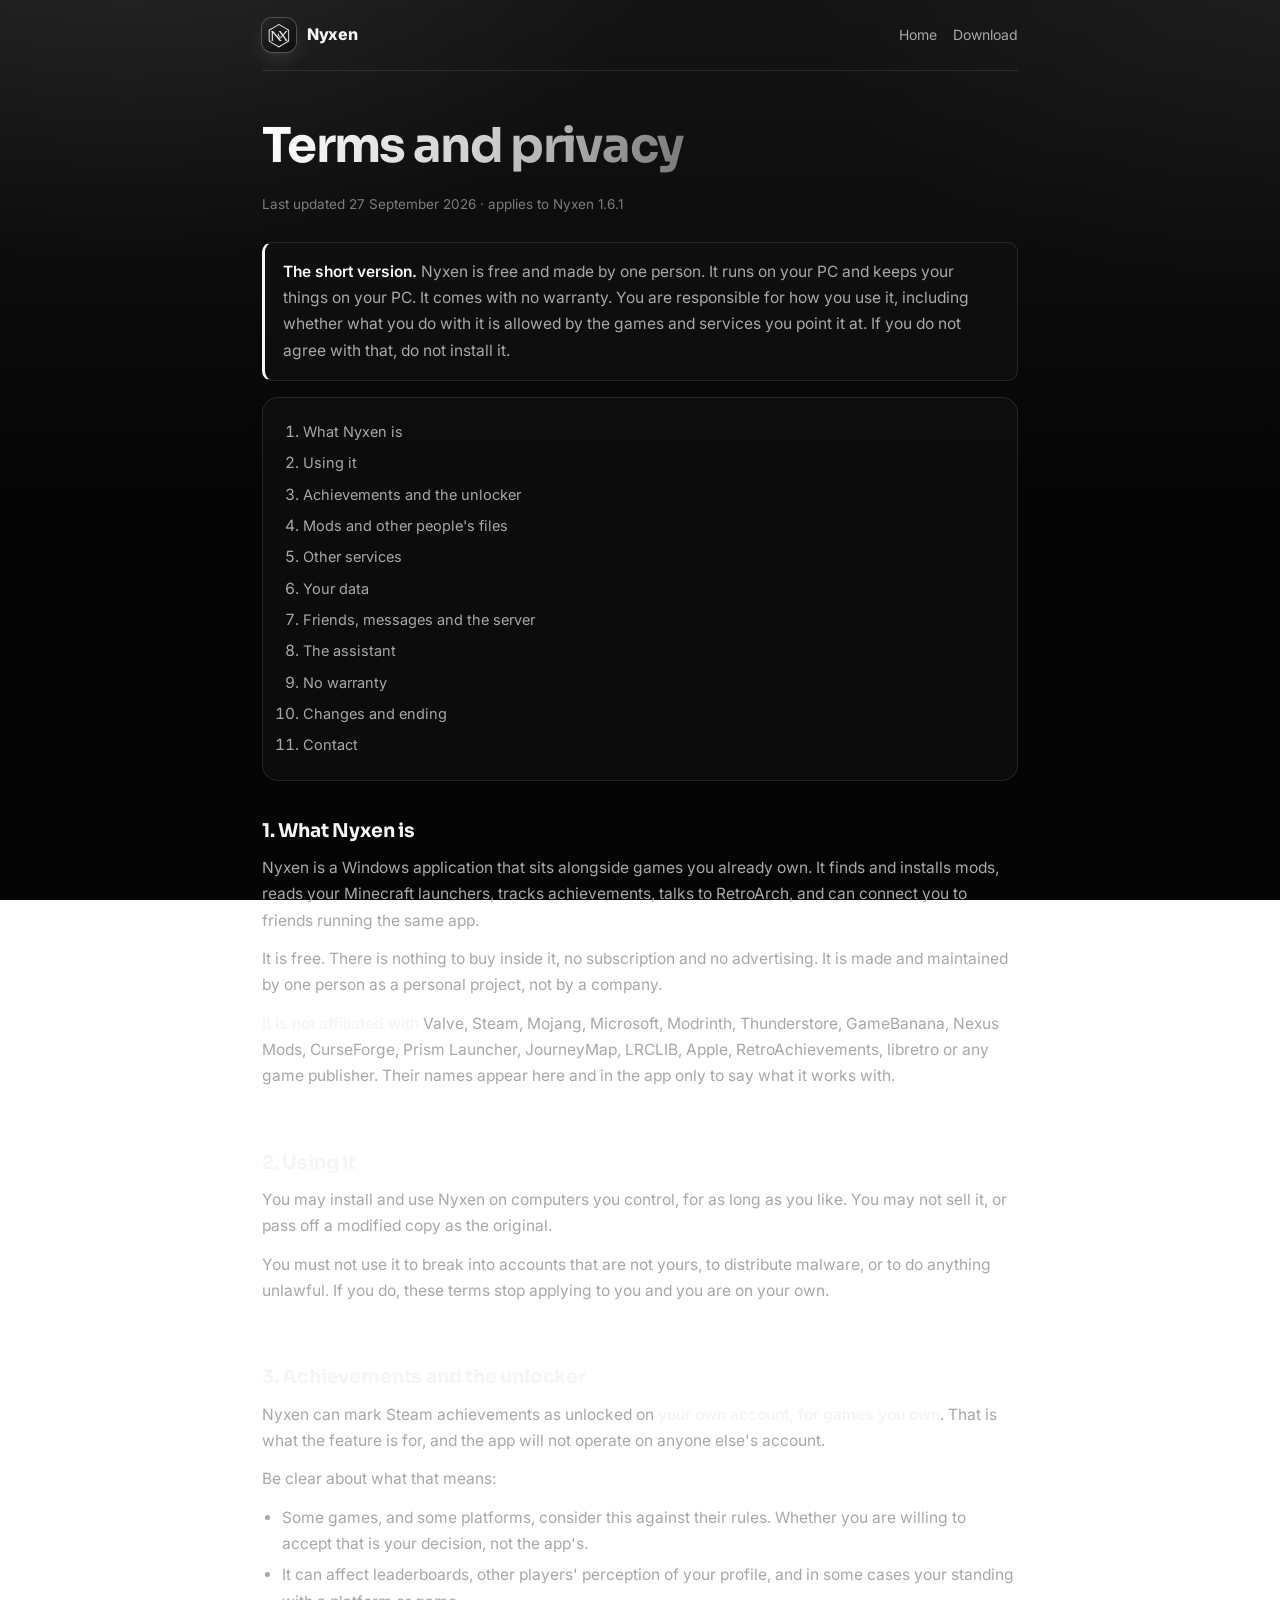
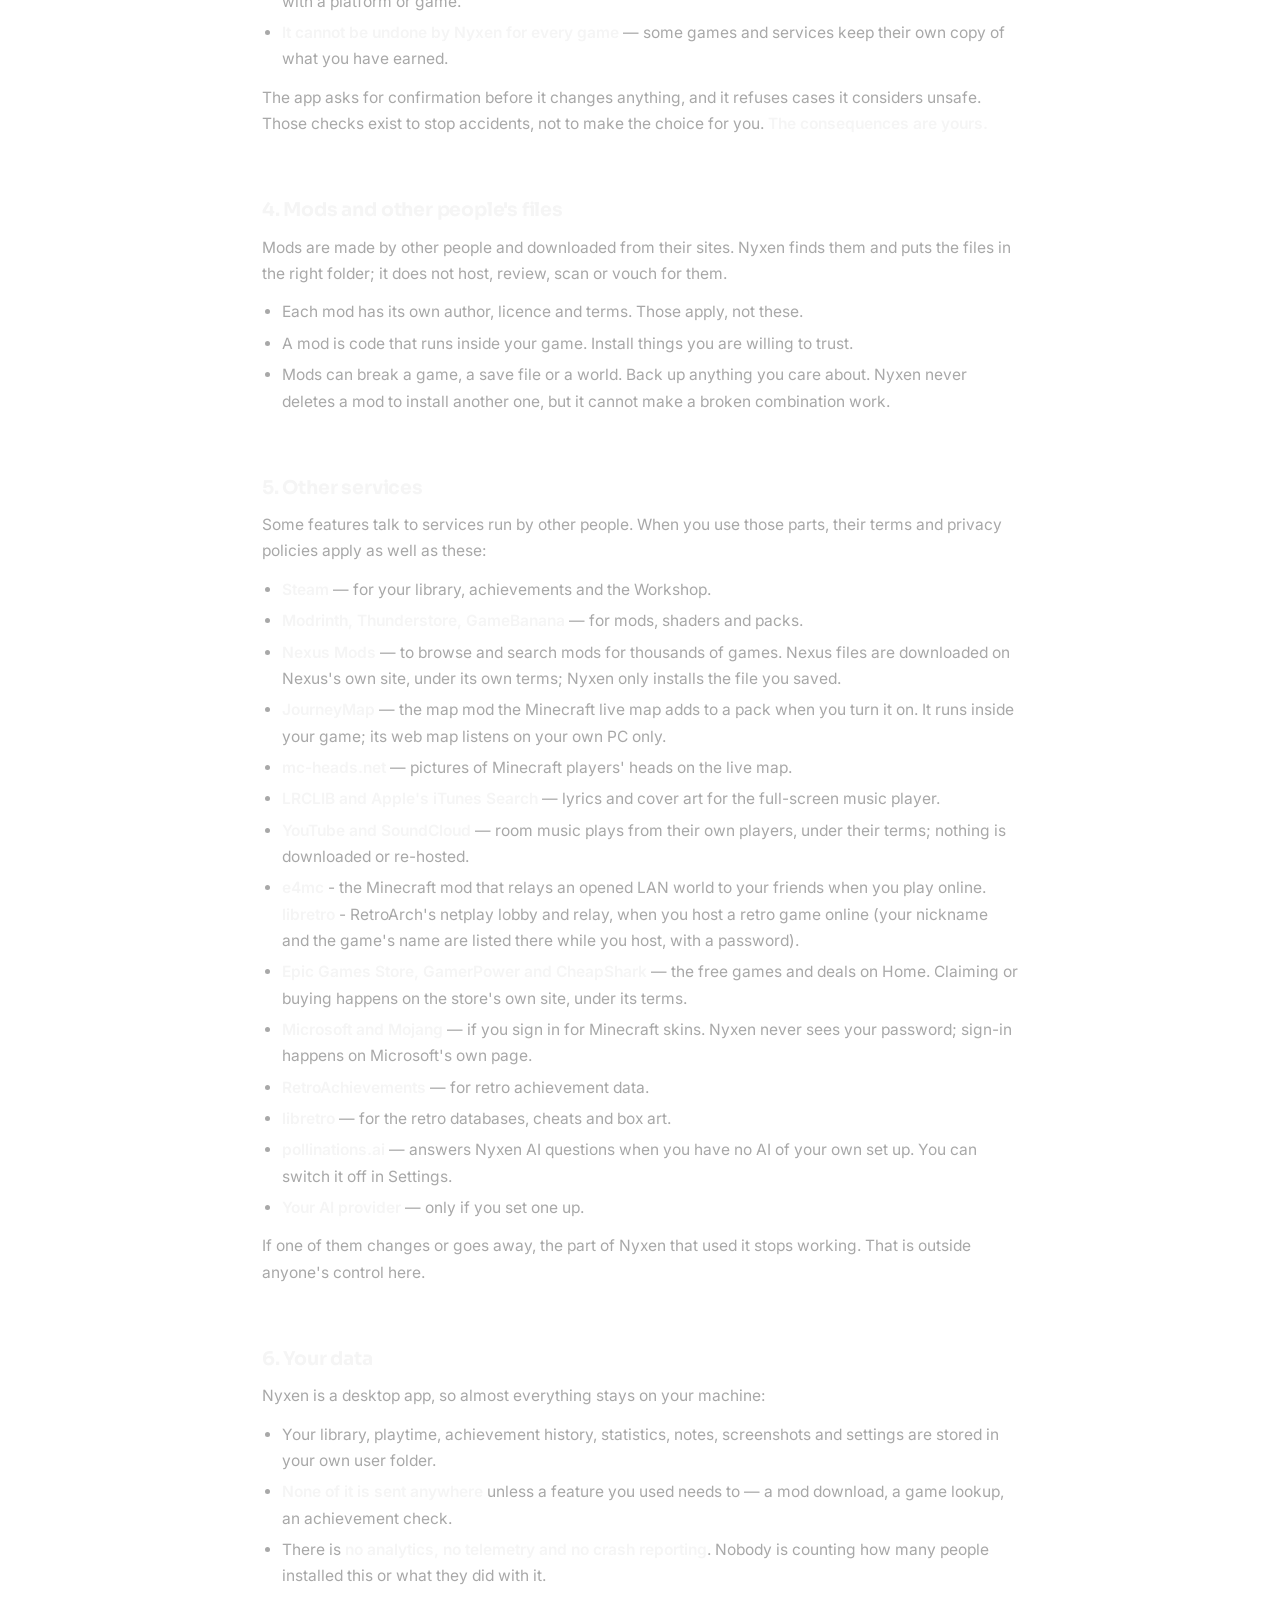
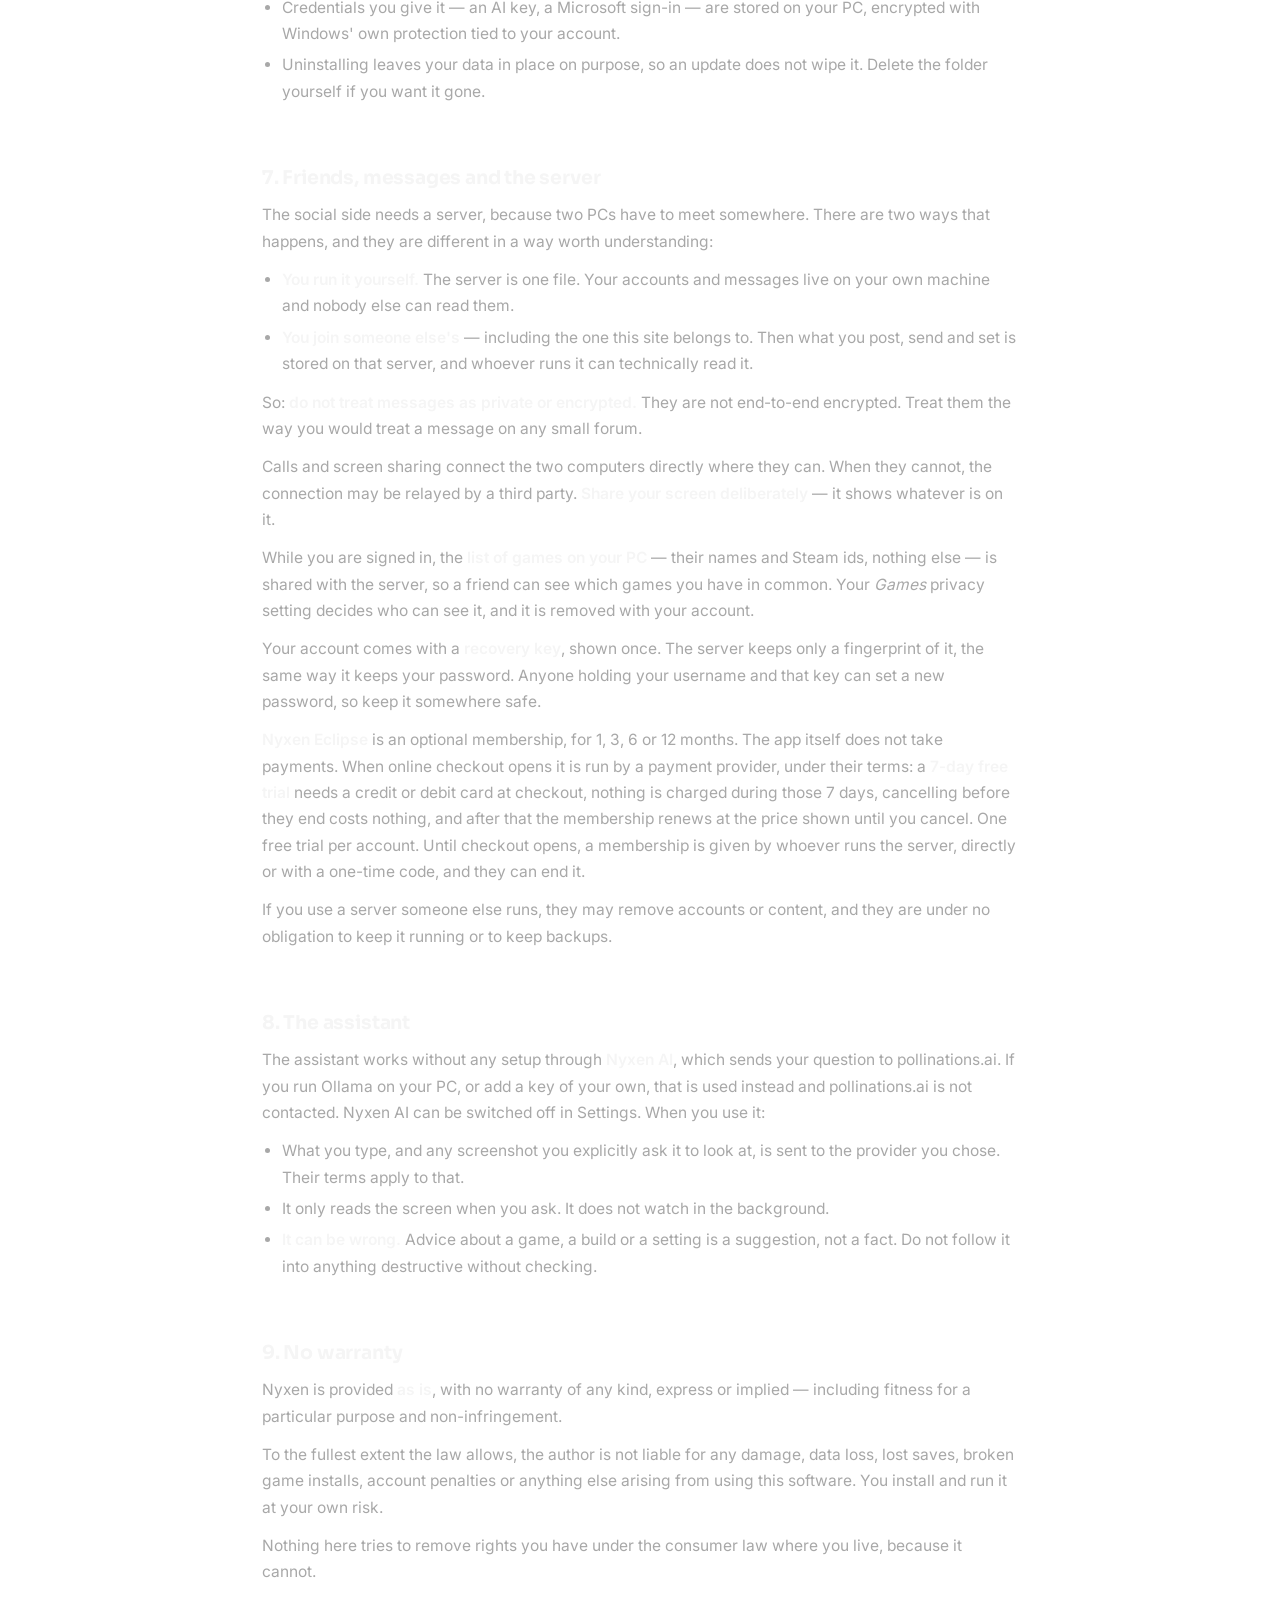
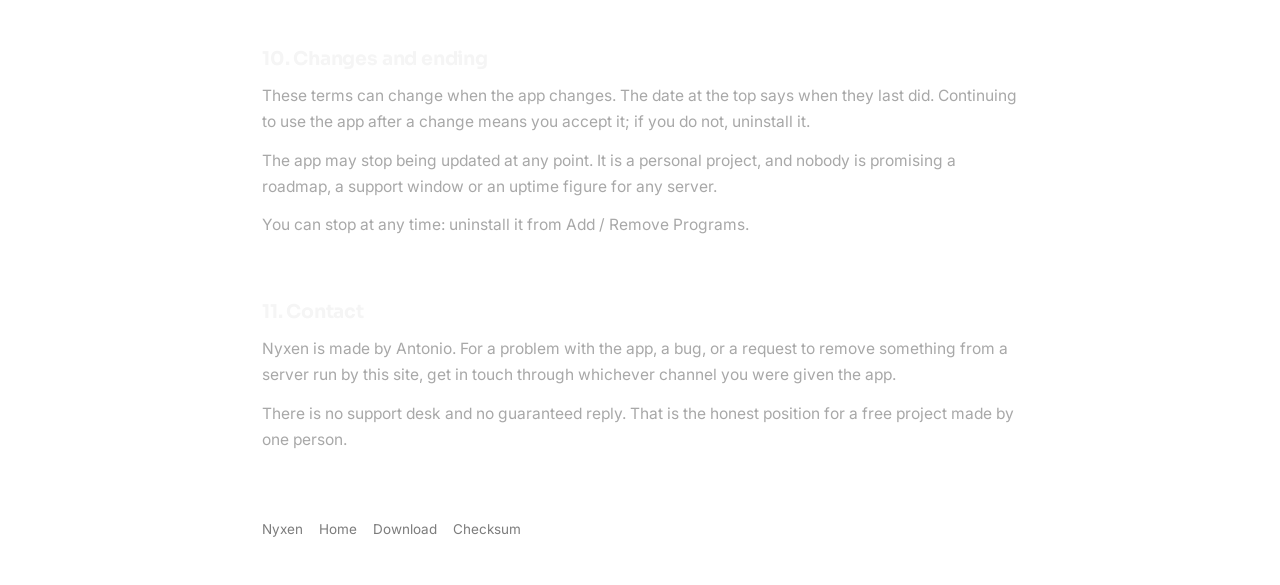
<file: terms.html>
<!doctype html>
<html lang="en">
<head>
<meta charset="utf-8">
<meta name="viewport" content="width=device-width, initial-scale=1">
<title>Terms and privacy — Nyxen</title>
<meta name="description" content="The terms for using Nyxen, and what it does and does not do with your data. Written in plain language.">
<meta name="theme-color" content="#050505">
<link rel="icon" href="logo.svg" type="image/svg+xml">
<style>
  @font-face{font-family:"Inter";src:url(assets/fonts/inter-latin.woff2) format("woff2");font-weight:400 800;font-display:swap}
  @font-face{font-family:"Sora";src:url(assets/fonts/sora-latin.woff2) format("woff2");font-weight:500 800;font-display:swap}
  /* The same black and white as the front page, with its silver light. */
  :root{
    --bg1:#141414; --bg2:#050505; --fg:#f5f5f5; --dim:#a8a8a8; --dimmer:#7c7c7c;
    --line:rgba(255,255,255,.10); --panel:rgba(17,17,17,.68);
    --panel2:rgba(255,255,255,.07); --accent:#f5f5f5; --accent-fg:#0a0a0a;
    --glow:rgba(255,255,255,.3); --r:16px; --ease:cubic-bezier(.2,.8,.2,1);
    --grad:linear-gradient(105deg,#ffffff 0%,#cfcfcf 30%,#7d7d7d 55%,#e8e8e8 80%,#ffffff 100%);
  }
  *{box-sizing:border-box}
  html{scroll-behavior:smooth}
  body{margin:0;color:var(--fg);
    background:radial-gradient(900px 600px at 10% -10%,rgba(255,255,255,.08),transparent 60%),
      radial-gradient(800px 500px at 100% 0%,rgba(255,255,255,.04),transparent 60%),
      linear-gradient(180deg,var(--bg1),var(--bg2) 55%);background-attachment:fixed;
    font:16px/1.7 "Inter",system-ui,"Segoe UI",Roboto,Helvetica,Arial,sans-serif;
    -webkit-font-smoothing:antialiased;min-height:100vh}
  a{color:inherit}
  .wrap{max-width:800px;margin:0 auto;padding:0 22px}
  header{display:flex;align-items:center;gap:12px;padding:18px 0;
    border-bottom:1px solid var(--line);margin-bottom:8px}
  .mark{width:34px;height:34px;border-radius:10px;flex:none;overflow:hidden;display:grid;place-items:center;
    background:linear-gradient(140deg,#262626,#0d0d0d);box-shadow:0 0 0 1px rgba(255,255,255,.2),0 8px 24px -8px rgba(255,255,255,.35)}
  .mark img{width:78%;height:78%;display:block;mix-blend-mode:screen}
  body.light .mark img{filter:invert(1);mix-blend-mode:multiply}
  a.brand{display:flex;align-items:center;gap:11px;text-decoration:none;
    font-weight:800;letter-spacing:-.02em}
  header nav{margin-left:auto;display:flex;gap:16px;font-size:14px;color:var(--dim)}
  header nav a{text-decoration:none}
  header nav a:hover{color:var(--fg)}

  h1{font-family:"Sora","Inter",sans-serif;font-size:clamp(30px,5vw,48px);letter-spacing:-.035em;margin:34px 0 6px;
    background:var(--grad);-webkit-background-clip:text;background-clip:text;color:transparent}
  h2{font-family:"Sora","Inter",sans-serif}
  .updated{color:var(--dimmer);font-size:13.5px;margin:0 0 26px}
  h2{font-size:19px;letter-spacing:-.01em;margin:34px 0 8px;
    padding-top:22px;border-top:1px solid var(--line)}
  h2:first-of-type{border-top:none;padding-top:0}
  p,li{color:var(--dim);font-size:15.5px}
  p{margin:0 0 12px}
  strong{color:var(--fg);font-weight:600}
  ul{margin:0 0 12px;padding-left:20px}
  li{margin:5px 0}
  .box{border:1px solid var(--line);border-left:3px solid var(--accent);
    border-radius:10px;padding:16px 18px;background:var(--panel);margin:16px 0}
  .box p:last-child{margin:0}
  .toc{border:1px solid var(--line);border-radius:var(--r);padding:16px 20px;
    background:var(--panel);margin:0 0 30px}
  .toc ol{margin:0;padding-left:20px}
  .toc a{text-decoration:none;font-size:14.5px;color:var(--dim)}
  .toc a:hover{color:var(--fg)}
  code{font-family:ui-monospace,Consolas,monospace;font-size:12.5px;
    background:var(--panel2);padding:2px 6px;border-radius:5px}
  footer{border-top:1px solid var(--line);margin-top:40px;padding:24px 0 44px;
    color:var(--dimmer);font-size:13.5px;display:flex;gap:16px;flex-wrap:wrap}
  footer a{text-decoration:none}
  footer a:hover{color:var(--fg)}
  /* Greyscale either way, and it follows whatever was chosen on the front
     page - otherwise clicking Terms in light mode dropped you into the
     dark one, which reads as a different site. */
  body.light{--bg1:#f2f2f2;--bg2:#e3e3e3;--fg:#0c0c0c;--dim:#565656;
    --dimmer:#5f5f5f;--line:rgba(0,0,0,.12);--panel:rgba(0,0,0,.030);
    --panel2:rgba(0,0,0,.06);--accent:#0c0c0c;--accent-fg:#f7f7f7;
    --glow:rgba(0,0,0,.20)}
  .rail{position:fixed;top:0;left:0;right:0;height:2px;z-index:40}
  .rail i{display:block;height:100%;background:var(--grad);
    transform:scaleX(var(--rail,0));transform-origin:0 50%}
  h2,p,li,.box,.toc{transition:color .4s var(--ease)}
  @media (prefers-reduced-motion: reduce){html{scroll-behavior:auto}
    .rail{display:none}}
</style>
</head>
<body>
<div class="rail" aria-hidden="true"><i></i></div>
<script>
/* Read the light/dark choice before anything paints, so there is no flash
   of the wrong one. Wrapped because storage can be blocked outright. */
/* The front page is a night sky now, with no light mode - so this page
   stays dark too, whatever an older visit saved. */
</script>
<div class="wrap">

<header>
  <a class="brand" href="index.html">
    <span class="mark"><img src="logo.svg" alt="" width="32" height="32"></span>
    Nyxen
  </a>
  <nav>
    <a href="index.html">Home</a>
    <a href="https://github.com/Kerioxsx/nyxen/releases/download/v1.0-early-access.34/NyxenSetup.exe">Download</a>
  </nav>
</header>

<h1>Terms and privacy</h1>
<p class="updated">Last updated 27 September 2026 &middot; applies to Nyxen 1.6.1</p>

<div class="box">
  <p><strong>The short version.</strong> Nyxen is free and made by one person.
  It runs on your PC and keeps your things on your PC. It comes with no
  warranty. You are responsible for how you use it, including whether what you
  do with it is allowed by the games and services you point it at. If you do
  not agree with that, do not install it.</p>
</div>

<div class="toc">
  <ol>
    <li><a href="#what">What Nyxen is</a></li>
    <li><a href="#use">Using it</a></li>
    <li><a href="#achievements">Achievements and the unlocker</a></li>
    <li><a href="#mods">Mods and other people's files</a></li>
    <li><a href="#third">Other services</a></li>
    <li><a href="#data">Your data</a></li>
    <li><a href="#social">Friends, messages and the server</a></li>
    <li><a href="#ai">The assistant</a></li>
    <li><a href="#warranty">No warranty</a></li>
    <li><a href="#changes">Changes and ending</a></li>
    <li><a href="#contact">Contact</a></li>
  </ol>
</div>

<h2 id="what">1. What Nyxen is</h2>
<p>Nyxen is a Windows application that sits alongside games you already own.
It finds and installs mods, reads your Minecraft launchers, tracks
achievements, talks to RetroArch, and can connect you to friends running the
same app.</p>
<p>It is free. There is nothing to buy inside it, no subscription and no
advertising. It is made and maintained by one person as a personal project,
not by a company.</p>
<p><strong>It is not affiliated with</strong> Valve, Steam, Mojang, Microsoft,
Modrinth, Thunderstore, GameBanana, Nexus Mods, CurseForge, Prism Launcher,
JourneyMap, LRCLIB, Apple, RetroAchievements, libretro or any game publisher. Their names appear here and
in the app only to say what it works with.</p>

<h2 id="use">2. Using it</h2>
<p>You may install and use Nyxen on computers you control, for as long as you
like. You may not sell it, or pass off a modified copy as the original.</p>
<p>You must not use it to break into accounts that are not yours, to
distribute malware, or to do anything unlawful. If you do, these terms stop
applying to you and you are on your own.</p>

<h2 id="achievements">3. Achievements and the unlocker</h2>
<p>Nyxen can mark Steam achievements as unlocked on <strong>your own
account, for games you own</strong>. That is what the feature is for, and the
app will not operate on anyone else's account.</p>
<p>Be clear about what that means:</p>
<ul>
  <li>Some games, and some platforms, consider this against their rules.
    Whether you are willing to accept that is your decision, not the app's.</li>
  <li>It can affect leaderboards, other players' perception of your profile,
    and in some cases your standing with a platform or game.</li>
  <li><strong>It cannot be undone by Nyxen for every game</strong> — some
    games and services keep their own copy of what you have earned.</li>
</ul>
<p>The app asks for confirmation before it changes anything, and it refuses
cases it considers unsafe. Those checks exist to stop accidents, not to make
the choice for you. <strong>The consequences are yours.</strong></p>

<h2 id="mods">4. Mods and other people's files</h2>
<p>Mods are made by other people and downloaded from their sites. Nyxen finds
them and puts the files in the right folder; it does not host, review, scan or
vouch for them.</p>
<ul>
  <li>Each mod has its own author, licence and terms. Those apply, not these.</li>
  <li>A mod is code that runs inside your game. Install things you are
    willing to trust.</li>
  <li>Mods can break a game, a save file or a world. Back up anything you
    care about. Nyxen never deletes a mod to install another one, but it
    cannot make a broken combination work.</li>
</ul>

<h2 id="third">5. Other services</h2>
<p>Some features talk to services run by other people. When you use those
parts, their terms and privacy policies apply as well as these:</p>
<ul>
  <li><strong>Steam</strong> — for your library, achievements and the Workshop.</li>
  <li><strong>Modrinth, Thunderstore, GameBanana</strong> — for mods, shaders
    and packs.</li>
  <li><strong>Nexus Mods</strong> — to browse and search mods for thousands of
    games. Nexus files are downloaded on Nexus's own site, under its own terms;
    Nyxen only installs the file you saved.</li>
  <li><strong>JourneyMap</strong> — the map mod the Minecraft live map adds to a
    pack when you turn it on. It runs inside your game; its web map listens on
    your own PC only.</li>
  <li><strong>mc-heads.net</strong> — pictures of Minecraft players' heads on
    the live map.</li>
  <li><strong>LRCLIB and Apple's iTunes Search</strong> — lyrics and cover art
    for the full-screen music player.</li>
  <li><strong>YouTube and SoundCloud</strong> — room music plays from their
    own players, under their terms; nothing is downloaded or re-hosted.</li>
  <li><strong>e4mc</strong> - the Minecraft mod that relays an opened LAN world to
    your friends when you play online. <strong>libretro</strong> - RetroArch's
    netplay lobby and relay, when you host a retro game online (your nickname
    and the game's name are listed there while you host, with a password).</li>
  <li><strong>Epic Games Store, GamerPower and CheapShark</strong> — the free
    games and deals on Home. Claiming or buying happens on the store's own
    site, under its terms.</li>
  <li><strong>Microsoft and Mojang</strong> — if you sign in for Minecraft
    skins. Nyxen never sees your password; sign-in happens on Microsoft's own
    page.</li>
  <li><strong>RetroAchievements</strong> — for retro achievement data.</li>
  <li><strong>libretro</strong> — for the retro databases, cheats and box art.</li>
  <li><strong>pollinations.ai</strong> — answers Nyxen AI questions when you
    have no AI of your own set up. You can switch it off in Settings.</li>
  <li><strong>Your AI provider</strong> — only if you set one up.</li>
</ul>
<p>If one of them changes or goes away, the part of Nyxen that used it stops
working. That is outside anyone's control here.</p>

<h2 id="data">6. Your data</h2>
<p>Nyxen is a desktop app, so almost everything stays on your machine:</p>
<ul>
  <li>Your library, playtime, achievement history, statistics, notes,
    screenshots and settings are stored in your own user folder.</li>
  <li><strong>None of it is sent anywhere</strong> unless a feature you used
    needs to — a mod download, a game lookup, an achievement check.</li>
  <li>There is <strong>no analytics, no telemetry and no crash reporting</strong>.
    Nobody is counting how many people installed this or what they did with it.</li>
  <li>Credentials you give it — an AI key, a Microsoft sign-in — are stored on
    your PC, encrypted with Windows' own protection tied to your account.</li>
  <li>Uninstalling leaves your data in place on purpose, so an update does not
    wipe it. Delete the folder yourself if you want it gone.</li>
</ul>

<h2 id="social">7. Friends, messages and the server</h2>
<p>The social side needs a server, because two PCs have to meet somewhere.
There are two ways that happens, and they are different in a way worth
understanding:</p>
<ul>
  <li><strong>You run it yourself.</strong> The server is one file. Your
    accounts and messages live on your own machine and nobody else can read
    them.</li>
  <li><strong>You join someone else's</strong> — including the one this site
    belongs to. Then what you post, send and set is stored on that server, and
    whoever runs it can technically read it.</li>
</ul>
<p>So: <strong>do not treat messages as private or encrypted.</strong> They are
not end-to-end encrypted. Treat them the way you would treat a message on any
small forum.</p>
<p>Calls and screen sharing connect the two computers directly where they can.
When they cannot, the connection may be relayed by a third party.
<strong>Share your screen deliberately</strong> — it shows whatever is on it.</p>
<p>While you are signed in, the <strong>list of games on your PC</strong> —
their names and Steam ids, nothing else — is shared with the server, so a
friend can see which games you have in common. Your <em>Games</em> privacy
setting decides who can see it, and it is removed with your account.</p>
<p>Your account comes with a <strong>recovery key</strong>, shown once. The
server keeps only a fingerprint of it, the same way it keeps your password.
Anyone holding your username and that key can set a new password, so keep it
somewhere safe.</p>
<p><strong>Nyxen Eclipse</strong> is an optional membership, for 1, 3, 6 or 12
months. The app itself does not take payments. When online checkout opens it is
run by a payment provider, under their terms: a <strong>7-day free trial</strong>
needs a credit or debit card at checkout, nothing is charged during those 7 days,
cancelling before they end costs nothing, and after that the membership renews
at the price shown until you cancel. One free trial per account. Until checkout
opens, a membership is given by whoever runs the server, directly or with a
one-time code, and they can end it.</p>
<p>If you use a server someone else runs, they may remove accounts or content,
and they are under no obligation to keep it running or to keep backups.</p>

<h2 id="ai">8. The assistant</h2>
<p>The assistant works without any setup through <strong>Nyxen AI</strong>,
which sends your question to pollinations.ai. If you run Ollama on your PC, or
add a key of your own, that is used instead and pollinations.ai is not
contacted. Nyxen AI can be switched off in Settings. When you use it:</p>
<ul>
  <li>What you type, and any screenshot you explicitly ask it to look at, is
    sent to the provider you chose. Their terms apply to that.</li>
  <li>It only reads the screen when you ask. It does not watch in the
    background.</li>
  <li><strong>It can be wrong.</strong> Advice about a game, a build or a
    setting is a suggestion, not a fact. Do not follow it into anything
    destructive without checking.</li>
</ul>

<h2 id="warranty">9. No warranty</h2>
<p>Nyxen is provided <strong>as is</strong>, with no warranty of any kind,
express or implied — including fitness for a particular purpose and
non-infringement.</p>
<p>To the fullest extent the law allows, the author is not liable for any
damage, data loss, lost saves, broken game installs, account penalties or
anything else arising from using this software. You install and run it at your
own risk.</p>
<p>Nothing here tries to remove rights you have under the consumer law where
you live, because it cannot.</p>

<h2 id="changes">10. Changes and ending</h2>
<p>These terms can change when the app changes. The date at the top says when
they last did. Continuing to use the app after a change means you accept it;
if you do not, uninstall it.</p>
<p>The app may stop being updated at any point. It is a personal project, and
nobody is promising a roadmap, a support window or an uptime figure for any
server.</p>
<p>You can stop at any time: uninstall it from Add / Remove Programs.</p>

<h2 id="contact">11. Contact</h2>
<p>Nyxen is made by Antonio. For a problem with the app, a bug, or a request
to remove something from a server run by this site, get in touch through
whichever channel you were given the app.</p>
<p>There is no support desk and no guaranteed reply. That is the honest
position for a free project made by one person.</p>

<footer>
  <span>Nyxen</span>
  <a href="index.html">Home</a>
  <a href="https://github.com/Kerioxsx/nyxen/releases/download/v1.0-early-access.34/NyxenSetup.exe">Download</a>
  <a href="sha256.txt">Checksum</a>
</footer>

</div>
<script>
/* The same progress rail as the front page, and nothing else - a terms
   page that animates is a terms page that annoys. */
(function(){
  if(matchMedia("(prefers-reduced-motion: reduce)").matches) return;
  var dirty = true;
  addEventListener("scroll", function(){ dirty = true; }, {passive:true});
  (function loop(){
    requestAnimationFrame(loop);
    if(document.hidden || !dirty) return;
    dirty = false;
    var max = Math.max(1, document.body.scrollHeight - innerHeight);
    document.documentElement.style.setProperty(
      "--rail", Math.min(1, (scrollY || 0) / max).toFixed(4));
  })();
})();
</script>
</body>
</html>
</file>
<file: assets/site.css>
/* Nyxen - the website.
   Nyxen's own colours: black and white, nothing else. A night sky, silver
   light and glass on top - the pictures are the real app (in its default
   Charcoal theme) and everything else is here to frame them. The only colour
   on the page is in the screenshots and the Themes section, which is there
   to show colour off. */

@font-face{font-family:"Inter";src:url(fonts/inter-latin.woff2) format("woff2");font-weight:400 800;font-display:swap}
@font-face{font-family:"Sora";src:url(fonts/sora-latin.woff2) format("woff2");font-weight:500 800;font-display:swap}

:root{
  --bg:#050505; --bg2:#0b0b0b; --bg3:#141414;
  --fg:#f5f5f5; --dim:#a8a8a8; --dimmer:#7c7c7c;
  --line:rgba(255,255,255,.10); --line2:rgba(255,255,255,.20);
  --card:rgba(17,17,17,.68); --card2:rgba(26,26,26,.72);
  --grad:linear-gradient(105deg,#ffffff 0%,#cfcfcf 30%,#7d7d7d 55%,#e8e8e8 80%,#ffffff 100%);
  --btn:linear-gradient(180deg,#ffffff 0%,#dcdcdc 100%);
  --btn-fg:#0a0a0a;
  --ok:#f5f5f5;
  --r:20px; --ease:cubic-bezier(.2,.8,.2,1);
  --font:"Inter",system-ui,"Segoe UI",Roboto,sans-serif;
  --display:"Sora","Inter",system-ui,sans-serif;
}
*{box-sizing:border-box}
html{scroll-behavior:smooth;scroll-padding-top:90px;background:var(--bg)}
body{margin:0;color:var(--fg);font:16px/1.65 var(--font);-webkit-font-smoothing:antialiased;
  background:
    radial-gradient(1100px 700px at 12% -6%,rgba(255,255,255,0.095),transparent 62%),
    radial-gradient(900px 640px at 96% 8%,rgba(255,255,255,0.044),transparent 60%),
    radial-gradient(1200px 900px at 50% 120%,rgba(255,255,255,0.048),transparent 60%),
    var(--bg);
  background-attachment:fixed;overflow-x:hidden}
a{color:inherit}
img{max-width:100%}
::selection{background:#fff;color:#000}
.wrap{max-width:1200px;margin:0 auto;padding:0 24px;position:relative;z-index:2}
b,strong{font-weight:650}

/* ---- the sky behind everything ------------------------------------------ */
#sky{position:fixed;inset:0;z-index:0;pointer-events:none}
.aurora{position:fixed;inset:-20%;z-index:0;pointer-events:none;filter:blur(70px);opacity:.55}
.aurora i{position:absolute;border-radius:50%;mix-blend-mode:screen}
.aurora i:nth-child(1){width:46vw;height:46vw;left:4%;top:8%;
  background:radial-gradient(circle,rgba(255,255,255,0.248),transparent 65%);animation:drift1 28s ease-in-out infinite alternate}
.aurora i:nth-child(2){width:40vw;height:40vw;right:2%;top:24%;
  background:radial-gradient(circle,rgba(255,255,255,0.084),transparent 65%);animation:drift2 34s ease-in-out infinite alternate}
.aurora i:nth-child(3){width:50vw;height:34vw;left:30%;bottom:-6%;
  background:radial-gradient(circle,rgba(255,255,255,0.08),transparent 65%);animation:drift1 40s ease-in-out infinite alternate-reverse}
@keyframes drift1{to{transform:translate3d(9vw,7vh,0) scale(1.12)}}
@keyframes drift2{to{transform:translate3d(-10vw,-6vh,0) scale(.9)}}
.grain{position:fixed;inset:0;z-index:1;pointer-events:none;opacity:.07;mix-blend-mode:overlay;
  background-image:url("data:image/svg+xml,%3Csvg xmlns='http://www.w3.org/2000/svg' width='160' height='160'%3E%3Cfilter id='n'%3E%3CfeTurbulence type='fractalNoise' baseFrequency='.85' numOctaves='3' stitchTiles='stitch'/%3E%3C/filter%3E%3Crect width='100%25' height='100%25' filter='url(%23n)'/%3E%3C/svg%3E")}
.progress{position:fixed;top:0;left:0;right:0;height:3px;z-index:60;pointer-events:none}
.progress span{display:block;height:100%;background:#fff;transform-origin:0 50%;transform:scaleX(0);
  box-shadow:0 0 18px rgba(255,255,255,0.385)}

/* ---- navigation ------------------------------------------------------------- */
.nav{position:fixed;top:0;left:0;right:0;z-index:50;display:flex;align-items:center;gap:18px;
  margin:0 auto;max-width:1240px;padding:16px 26px;border:1px solid transparent;border-radius:0;
  transition:top .45s var(--ease),max-width .45s var(--ease),padding .45s var(--ease),background .35s,border-color .35s,border-radius .45s,box-shadow .35s}
.nav.float{top:12px;max-width:1180px;padding:10px 14px 10px 18px;border-radius:20px;
  background:rgba(12,12,12,0.62);border-color:var(--line);backdrop-filter:blur(18px) saturate(1.4);
  -webkit-backdrop-filter:blur(18px) saturate(1.4);box-shadow:0 18px 50px -24px rgba(0,0,0,.8)}
@media(min-width:1260px){.nav.float{left:12px;right:12px}}
@media(max-width:1259px){.nav.float{left:12px;right:12px}}
.brand{display:flex;align-items:center;gap:11px;text-decoration:none;font:700 19px/1 var(--display);letter-spacing:-.02em}
.logo{width:36px;height:36px;border-radius:11px;display:grid;place-items:center;overflow:hidden;position:relative;
  background:linear-gradient(140deg,#262626,#0d0d0d);box-shadow:0 0 0 1px rgba(255,255,255,0.2),0 8px 24px -8px rgba(255,255,255,0.36);
  transition:transform .5s var(--ease)}
.logo img{width:78%;height:78%;mix-blend-mode:screen;display:block}
.brand:hover .logo{transform:rotate(-10deg) scale(1.08)}
.links{display:flex;gap:4px;margin-left:auto}
.links a{position:relative;text-decoration:none;color:var(--dim);font-size:14.5px;font-weight:500;padding:8px 12px;border-radius:10px;transition:color .2s,background .2s}
.links a:hover{color:var(--fg);background:rgba(255,255,255,0.056)}
.links a.on{color:var(--fg)}
.links a.on::after{content:"";position:absolute;left:12px;right:12px;bottom:3px;height:2px;border-radius:2px;background:var(--grad)}
.nav-actions{display:flex;align-items:center;gap:10px}
.menu{display:none;width:42px;height:42px;border-radius:12px;border:1px solid var(--line);background:rgba(255,255,255,0.048);cursor:pointer;
  flex-direction:column;align-items:center;justify-content:center;gap:5px;padding:0}
.menu span{display:block;width:18px;height:2px;border-radius:2px;background:var(--fg);transition:transform .3s var(--ease)}
.nav.open .menu span:first-child{transform:translateY(3.5px) rotate(45deg)}
.nav.open .menu span:last-child{transform:translateY(-3.5px) rotate(-45deg)}
@media(max-width:1020px){
  .links{position:absolute;top:calc(100% + 8px);left:0;right:0;flex-direction:column;gap:2px;padding:10px;
    background:#121212;border:1px solid var(--line2);border-radius:18px;box-shadow:0 30px 60px -20px rgba(0,0,0,.9);
    opacity:0;transform:translateY(-8px);pointer-events:none;transition:opacity .25s,transform .25s var(--ease)}
  .nav.open .links{opacity:1;transform:none;pointer-events:auto}
  .links a{padding:12px 14px;font-size:16px}
  .links a.on::after{display:none}
  .menu{display:flex}
  .nav{padding:12px 16px}
}

/* ---- buttons ---------------------------------------------------------------- */
.btn{display:inline-flex;align-items:center;gap:12px;text-decoration:none;font-weight:650;border-radius:14px;cursor:pointer;
  border:1px solid transparent;position:relative;isolation:isolate;overflow:hidden;white-space:nowrap;
  transform:translate3d(var(--mx,0),var(--my,0),0);transition:transform .25s var(--ease),box-shadow .3s,border-color .2s,background .2s}
.btn-primary{background:var(--btn);color:var(--btn-fg);box-shadow:0 12px 34px -12px rgba(255,255,255,0.165),inset 0 1px 0 rgba(255,255,255,.25)}
.btn-primary::after{content:"";position:absolute;inset:0;z-index:-1;
  background:linear-gradient(100deg,transparent 30%,rgba(140,140,140,.35) 50%,transparent 70%);
  transform:translateX(-120%);animation:sweep 5.5s ease-in-out 1.5s infinite}
@keyframes sweep{0%{transform:translateX(-120%)}40%,100%{transform:translateX(120%)}}
.btn-primary:hover{box-shadow:0 18px 44px -12px rgba(255,255,255,0.209),inset 0 1px 0 rgba(255,255,255,.3)}
.btn-ghost{color:var(--fg);border-color:var(--line2);background:rgba(255,255,255,0.04);backdrop-filter:blur(8px)}
.btn-ghost:hover{border-color:rgba(255,255,255,0.4);background:rgba(255,255,255,0.08)}
.btn-sm{padding:10px 16px;font-size:14.5px;border-radius:12px;gap:8px}
.btn-lg{padding:15px 24px;font-size:16.5px;border-radius:16px}
.btn-lg span{display:flex;flex-direction:column;line-height:1.2;text-align:left}
.btn-lg small{font-weight:500;font-size:12.5px;opacity:.82;margin-top:3px}
.btn svg{flex:none}

/* ---- hero -------------------------------------------------------------------- */
.hero{display:grid;grid-template-columns:minmax(0,1.04fr) minmax(0,1fr);gap:44px;align-items:center;
  min-height:100vh;padding:120px 0 60px}
.pill{display:inline-flex;align-items:center;gap:10px;padding:7px 14px 7px 12px;border-radius:999px;text-decoration:none;
  font-size:13.5px;color:var(--dim);border:1px solid var(--line2);background:rgba(255,255,255,0.045);backdrop-filter:blur(8px);
  transition:border-color .2s,color .2s}
.pill:hover{border-color:rgba(255,255,255,0.4);color:var(--fg)}
.pill .dot{width:8px;height:8px;border-radius:50%;background:var(--ok);box-shadow:0 0 0 4px rgba(255,255,255,0.144);animation:pulse 2.4s ease-in-out infinite}
@keyframes pulse{50%{box-shadow:0 0 0 8px rgba(255,255,255,0)}}
h1,h2,h3{font-family:var(--display);letter-spacing:-.035em;line-height:1.04;margin:0}
h1{font-size:clamp(44px,6.4vw,84px);font-weight:800;margin:22px 0 22px}
.grad{background:var(--grad);-webkit-background-clip:text;background-clip:text;color:transparent;
  background-size:200% 100%;animation:gradmove 9s ease-in-out infinite alternate}
@keyframes gradmove{to{background-position:100% 0}}
.lead{font-size:clamp(17px,1.5vw,19.5px);color:var(--dim);max-width:600px;margin:0 0 30px}
.cta{display:flex;gap:14px;flex-wrap:wrap;align-items:center}
.trust{display:flex;gap:22px;flex-wrap:wrap;list-style:none;padding:0;margin:28px 0 0;color:var(--dimmer);font-size:14px}
.trust li{display:flex;align-items:center;gap:8px}
.trust li::before{content:"";width:16px;height:16px;border-radius:50%;flex:none;
  background:rgba(255,255,255,0.128) url("data:image/svg+xml,%3Csvg xmlns='http://www.w3.org/2000/svg' viewBox='0 0 24 24'%3E%3Cpath fill='none' stroke='%23ffffff' stroke-width='3.2' stroke-linecap='round' stroke-linejoin='round' d='m6 12.5 4 4 8-9'/%3E%3C/svg%3E") center/11px no-repeat}

.hero-visual{position:relative;height:min(640px,62vw);perspective:1600px}
.hero-glow{position:absolute;inset:8% 4% 4% 8%;border-radius:40%;filter:blur(60px);
  background:radial-gradient(circle at 40% 40%,rgba(255,255,255,0.293),transparent 60%),radial-gradient(circle at 70% 70%,rgba(255,255,255,0.11),transparent 60%);
  animation:glow 7s ease-in-out infinite alternate}
@keyframes glow{to{transform:scale(1.08) translate(10px,-10px);opacity:.8}}
.window{position:relative;margin:0;border-radius:14px;overflow:hidden;background:#0a0a0a;
  border:1px solid rgba(255,255,255,0.176);box-shadow:0 40px 100px -30px rgba(0,0,0,.9),0 0 0 1px rgba(0,0,0,.4),inset 0 1px 0 rgba(255,255,255,.06)}
.window-bar{display:flex;align-items:center;gap:7px;height:30px;padding:0 13px;background:linear-gradient(180deg,#1c1c1c,#141414);border-bottom:1px solid rgba(255,255,255,0.096)}
.window-bar i{width:10px;height:10px;border-radius:50%;background:#5c5c5c}
.window-bar i:nth-child(2){background:#434343}.window-bar i:nth-child(3){background:#2e2e2e}
.window-bar span{margin-left:10px;font-size:12px;color:var(--dimmer);font-weight:500}
.window img{display:block;width:100%;height:auto}
.hero-window{position:absolute;left:0;right:6%;top:9%;z-index:2;
  transform:translate3d(calc(var(--tx,0) * 14px),calc(var(--ty,0) * 10px),0) rotateY(calc(-7deg + var(--tx,0) * 4deg)) rotateX(calc(4deg - var(--ty,0) * 3deg));
  transition:transform .6s var(--ease)}
.hero-back{position:absolute;right:-5%;top:-3%;width:56%;z-index:1;opacity:.85;
  transform:translate3d(calc(var(--tx,0) * -10px),calc(var(--ty,0) * -8px),-80px) rotateY(-14deg);filter:saturate(1.1) brightness(.85);transition:transform .7s var(--ease)}
.chip{position:absolute;z-index:4;display:flex;align-items:center;gap:10px;padding:10px 15px 10px 10px;border-radius:15px;
  font-size:14px;font-weight:600;white-space:nowrap;background:rgba(15,15,15,0.78);border:1px solid var(--line2);
  backdrop-filter:blur(14px);-webkit-backdrop-filter:blur(14px);box-shadow:0 18px 40px -16px rgba(0,0,0,.85);
  transform:translate3d(calc(var(--tx,0) * var(--d,20px)),calc(var(--ty,0) * var(--d,20px)),0);transition:transform .5s var(--ease);
  animation:bob 6s ease-in-out infinite}
.chip i{width:30px;height:30px;border-radius:10px;display:grid;place-items:center;font-style:normal;font-size:15px;background:rgba(255,255,255,0.126)}
.chip small{display:block;font-weight:500;color:var(--dimmer);font-size:12px;margin-top:1px}
.chip-a{left:-6%;top:66%;--d:26px;animation-delay:-1s}
.chip-b{right:-3%;top:47%;--d:-22px;animation-delay:-3s}
.chip-c{right:10%;top:79%;--d:30px;animation-delay:-4.5s}
.chip-a i{background:rgba(255,255,255,0.11)}.chip-c i{background:rgba(255,255,255,0.16)}
@keyframes bob{50%{margin-top:-8px}}
.avatar-card{position:absolute;z-index:5;left:-2%;top:0;display:flex;align-items:center;gap:12px;padding:10px 16px 10px 10px;border-radius:18px;
  background:rgba(15,15,15,0.82);border:1px solid var(--line2);backdrop-filter:blur(14px);box-shadow:0 22px 50px -18px rgba(0,0,0,.9);
  transform:translate3d(calc(var(--tx,0) * 34px),calc(var(--ty,0) * 26px),0);transition:transform .5s var(--ease);animation:bob 7s ease-in-out -2s infinite}
.avatar-card b{display:block;font-size:15px}
.avatar-card small{display:flex;align-items:center;gap:6px;color:var(--dimmer);font-size:12.5px}
.avatar-card small::before{content:"";width:7px;height:7px;border-radius:50%;background:var(--ok)}
.ring-av{display:block;width:52px;height:52px;border-radius:50%;padding:3px;flex:none;position:relative;
  background:conic-gradient(from 0deg,#ffffff,#5a5a5a,#e6e6e6,#3a3a3a,#ffffff);animation:spin 4s linear infinite}
.ring-av img{width:100%;height:100%;border-radius:50%;display:block;border:2px solid #0d0d0d;animation:spin 4s linear infinite reverse}
@keyframes spin{to{transform:rotate(360deg)}}
@media(max-width:980px){
  .hero{grid-template-columns:1fr;min-height:0;padding:120px 0 40px;gap:30px}
  .hero-visual{height:min(560px,86vw);margin-top:10px}
}
@media(max-width:560px){.chip-b{display:none}.chip{font-size:12.5px}.chip-a{left:0}.avatar-card{left:0}}

/* ---- numbers and the belt ---------------------------------------------------- */
.stats{display:grid;grid-template-columns:repeat(4,1fr);border:1px solid var(--line);border-radius:22px;overflow:hidden;
  background:rgba(15,15,15,0.5);backdrop-filter:blur(12px)}
.stat{padding:26px 18px;text-align:center;position:relative}
.stat+.stat{border-left:1px solid var(--line)}
.stat b{display:block;font:800 clamp(30px,3.4vw,44px)/1.05 var(--display);letter-spacing:-.04em;background:var(--grad);
  -webkit-background-clip:text;background-clip:text;color:transparent;font-variant-numeric:tabular-nums}
.stat span{color:var(--dim);font-size:14px}
@media(max-width:760px){.stats{grid-template-columns:repeat(2,1fr)}.stat:nth-child(3){border-left:0}.stat:nth-child(n+3){border-top:1px solid var(--line)}}
.belt{margin:38px 0 0;overflow:hidden;mask-image:linear-gradient(90deg,transparent,#000 12%,#000 88%,transparent);
  -webkit-mask-image:linear-gradient(90deg,transparent,#000 12%,#000 88%,transparent)}
.belt-run{display:flex;width:max-content;gap:14px;animation:belt 46s linear infinite}
.belt:hover .belt-run{animation-play-state:paused}
@keyframes belt{to{transform:translateX(-50%)}}
.belt-run span{padding:9px 16px;border-radius:999px;border:1px solid var(--line);background:rgba(255,255,255,0.032);
  font-size:14px;font-weight:600;color:var(--dim);white-space:nowrap}
.belt-label{text-align:center;color:var(--dimmer);font-size:13px;letter-spacing:.14em;text-transform:uppercase;margin:46px 0 0}

/* ---- sections ------------------------------------------------------------------ */
.section{padding:120px 0 0}
.section-head{text-align:center;max-width:780px;margin:0 auto 46px}
.eyebrow{display:inline-flex;align-items:center;gap:8px;padding:6px 14px;border-radius:999px;font-size:12px;font-weight:700;
  letter-spacing:.14em;text-transform:uppercase;color:#e8e8e8;border:1px solid rgba(255,255,255,0.21);background:rgba(255,255,255,0.054)}
.eyebrow.beta::after{content:"beta";padding:1px 7px;border-radius:6px;background:var(--btn);color:var(--btn-fg);letter-spacing:.08em;font-size:10px}
h2{font-size:clamp(34px,4.6vw,58px);font-weight:800;margin:18px 0 16px}
.section-head p{color:var(--dim);font-size:18px;margin:0}

/* ---- the tour ---------------------------------------------------------------------- */
.tour-tabs{display:flex;flex-wrap:wrap;justify-content:center;gap:4px;padding:6px;border-radius:20px;border:1px solid var(--line);background:rgba(15,15,15,0.55);
  backdrop-filter:blur(12px);margin:0 auto 26px;width:max-content;max-width:100%}
.tour-tabs::-webkit-scrollbar{display:none}
.tour-tabs button{flex:none;position:relative;display:flex;align-items:center;gap:8px;padding:9px 14px;border-radius:13px;border:0;cursor:pointer;
  background:none;color:var(--dim);font:600 14.5px var(--font);white-space:nowrap;transition:color .2s,background .2s;overflow:hidden}
.tour-tabs button:hover{color:var(--fg);background:rgba(255,255,255,0.048)}
.tour-tabs button[aria-selected="true"]{color:var(--fg);background:rgba(255,255,255,0.099);box-shadow:inset 0 0 0 1px rgba(255,255,255,0.21)}
.tour-tabs button[aria-selected="true"]::after{content:"";position:absolute;left:10px;right:10px;bottom:4px;height:2px;border-radius:2px;
  background:var(--grad);transform-origin:0 50%;transform:scaleX(var(--k,0))}
.tour-tabs svg{width:17px;height:17px;flex:none}
.tour-stage{display:grid;grid-template-columns:minmax(0,1.7fr) minmax(0,1fr);gap:40px;align-items:center}
.tour-images{position:relative;aspect-ratio:16/9;background:#0a0a0a}
.tour-images img{position:absolute;inset:0;width:100%;height:100%;object-fit:cover;opacity:0;transform:scale(1.03);
  transition:opacity .6s var(--ease),transform 1.2s var(--ease)}
.tour-images img.on{opacity:1;transform:none}
.tour-window{cursor:zoom-in}
.tour-caption h3{font-size:clamp(26px,2.6vw,34px);font-weight:800;margin:0 0 14px}
.tour-caption p{color:var(--dim);font-size:17px;margin:0 0 20px}
.tags{display:flex;flex-wrap:wrap;gap:8px;list-style:none;padding:0;margin:0}
.tags li{padding:7px 13px;border-radius:999px;font-size:13.5px;font-weight:600;color:#e8e8e8;border:1px solid var(--line2);background:rgba(255,255,255,0.045)}
.tour-caption .fade{animation:capIn .5s var(--ease) both}
@keyframes capIn{from{opacity:0;transform:translateY(10px)}to{opacity:1;transform:none}}
@media(max-width:900px){.tour-stage{grid-template-columns:1fr;gap:24px}.tour-tabs{width:auto}}
@media(max-width:640px){.tour-tabs{flex-wrap:nowrap;justify-content:flex-start;overflow-x:auto;scrollbar-width:none;border-radius:16px}
  .tour-tabs::-webkit-scrollbar{display:none}}

/* ---- cards and grids ------------------------------------------------------------------ */
.card{position:relative;border-radius:var(--r);border:1px solid var(--line);background:var(--card);backdrop-filter:blur(10px);
  overflow:hidden;transition:transform .35s var(--ease),border-color .3s,box-shadow .35s}
.card::before{content:"";position:absolute;inset:0;pointer-events:none;opacity:0;transition:opacity .3s;
  background:radial-gradient(320px circle at var(--cx,50%) var(--cy,50%),rgba(255,255,255,0.096),transparent 70%)}
.card:hover{transform:translateY(-4px);border-color:rgba(255,255,255,0.228);box-shadow:0 30px 60px -30px rgba(255,255,255,0.168)}
.card:hover::before{opacity:1}
.grid{display:grid;grid-template-columns:repeat(4,minmax(0,1fr));gap:16px}
.feat{padding:24px}
.ico{width:46px;height:46px;border-radius:14px;display:grid;place-items:center;margin-bottom:18px;
  background:linear-gradient(140deg,rgba(255,255,255,0.144),rgba(255,255,255,0.04));box-shadow:inset 0 0 0 1px rgba(255,255,255,0.2);color:#efefef}
.ico svg{width:22px;height:22px}
.feat h3{font:700 18px/1.25 var(--display);letter-spacing:-.02em;margin:0 0 8px}
.feat p{margin:0;color:var(--dim);font-size:14.5px;line-height:1.6}
.feat .new{position:absolute;top:20px;right:20px;font-size:10.5px;font-weight:800;letter-spacing:.1em;text-transform:uppercase;
  padding:3px 9px;border-radius:999px;background:var(--btn);color:var(--btn-fg)}
@media(max-width:1060px){.grid{grid-template-columns:repeat(3,minmax(0,1fr))}}
@media(max-width:780px){.grid{grid-template-columns:repeat(2,minmax(0,1fr))}}
@media(max-width:520px){.grid{grid-template-columns:1fr}}

/* ---- the Space demo ---------------------------------------------------------------- */
.space-demo{max-width:1100px;margin:0 auto}
.space-stage{position:relative;aspect-ratio:1600/826;border-radius:22px;overflow:hidden;border:1px solid rgba(255,255,255,0.2);
  box-shadow:0 50px 120px -40px rgba(255,255,255,0.21),0 0 0 6px rgba(255,255,255,0.032);background:#0a0a0a}
.space-stage img{position:absolute;inset:0;width:100%;height:100%;object-fit:cover;opacity:0;transition:opacity .7s var(--ease)}
.space-stage img.on{opacity:1}
.space-stage canvas{position:absolute;inset:0;width:100%;height:100%;pointer-events:none}
.space-stage .live{position:absolute;left:16px;bottom:16px;z-index:3;display:flex;align-items:center;gap:8px;padding:7px 13px;border-radius:999px;
  font-size:13px;font-weight:600;background:rgba(8,8,8,0.7);border:1px solid var(--line2);backdrop-filter:blur(10px)}
.space-stage .live::before{content:"";width:8px;height:8px;border-radius:50%;background:#fff;box-shadow:0 0 10px #fff;animation:pulse 2s infinite}
.controls{display:flex;flex-wrap:wrap;gap:12px;justify-content:center;margin:22px 0 0}
.seg{display:flex;gap:3px;padding:4px;border-radius:14px;border:1px solid var(--line);background:rgba(15,15,15,0.6);backdrop-filter:blur(10px);flex-wrap:wrap}
.seg button{border:0;background:none;color:var(--dim);font:600 14px var(--font);padding:8px 14px;border-radius:10px;cursor:pointer;display:flex;align-items:center;gap:7px;transition:color .2s,background .2s}
.seg button:hover{color:var(--fg)}
.seg button[aria-checked="true"]{color:var(--btn-fg);background:var(--btn);box-shadow:0 6px 18px -8px rgba(255,255,255,0.176)}
.seg-label{align-self:center;color:var(--dimmer);font-size:12px;font-weight:700;letter-spacing:.12em;text-transform:uppercase;padding:0 6px 0 8px}
.demo-note{text-align:center;color:var(--dimmer);font-size:14px;margin:16px auto 0;max-width:720px}

.bento{display:grid;grid-template-columns:repeat(6,minmax(0,1fr));gap:16px;margin-top:70px}
.tile{display:flex;flex-direction:column;cursor:zoom-in}
.tile .pic{position:relative;aspect-ratio:16/9;overflow:hidden;border-bottom:1px solid var(--line)}
.tile .pic img{width:100%;height:100%;object-fit:cover;display:block;transition:transform 1.2s var(--ease)}
.tile:hover .pic img{transform:scale(1.06)}
.tile .txt{padding:18px 20px 20px}
.tile h3{font:700 18px/1.25 var(--display);margin:0 0 6px;letter-spacing:-.02em}
.tile p{margin:0;color:var(--dim);font-size:14.5px}
.tile.w2{grid-column:span 2}.tile.w3{grid-column:span 3}.tile.w4{grid-column:span 4}
.tile kbd,.split kbd,.feat kbd{font:600 12px var(--font);padding:1px 7px;border-radius:6px;border:1px solid var(--line2);background:rgba(255,255,255,0.064);color:#e8e8e8}
@media(max-width:900px){.bento{grid-template-columns:repeat(2,minmax(0,1fr))}.tile.w2,.tile.w3,.tile.w4{grid-column:span 1}}
@media(max-width:560px){.bento{grid-template-columns:1fr}}

/* ---- split sections ---------------------------------------------------------------- */
.split{display:grid;grid-template-columns:minmax(0,1fr) minmax(0,1.25fr);gap:60px;align-items:center}
.split.flip{grid-template-columns:minmax(0,1.25fr) minmax(0,1fr)}
.split.flip .split-copy{order:2}
.split-copy h2{text-align:left;margin-top:16px}
.split-copy>p{color:var(--dim);font-size:17.5px;margin:0 0 22px}
.checks{list-style:none;padding:0;margin:0;display:grid;gap:12px}
.checks li{position:relative;padding-left:34px;color:var(--dim);font-size:15.5px}
.checks li b{color:var(--fg)}
.checks li::before{content:"";position:absolute;left:0;top:2px;width:22px;height:22px;border-radius:7px;
  background:linear-gradient(140deg,rgba(255,255,255,0.18),rgba(255,255,255,0.062)) center/13px no-repeat;box-shadow:inset 0 0 0 1px rgba(255,255,255,0.24)}
.checks li::after{content:"";position:absolute;left:5px;top:7px;width:12px;height:12px;
  background:url("data:image/svg+xml,%3Csvg xmlns='http://www.w3.org/2000/svg' viewBox='0 0 24 24'%3E%3Cpath fill='none' stroke='%23fff' stroke-width='3.4' stroke-linecap='round' stroke-linejoin='round' d='m5 12.5 4.5 4.5L19 7.5'/%3E%3C/svg%3E") center/contain no-repeat}
.stack{position:relative}
.stack .window{cursor:zoom-in}
.stack .pip{position:absolute;right:-4%;bottom:-10%;width:46%;z-index:3;transform:rotate(2deg);transition:transform .5s var(--ease)}
.stack:hover .pip{transform:rotate(0) translateY(-6px)}
@media(max-width:900px){.split,.split.flip{grid-template-columns:1fr;gap:34px}.split.flip .split-copy{order:0}.stack .pip{right:0;bottom:-6%}}

/* ---- GIFs ------------------------------------------------------------------------------ */
.gif-hero{position:relative;border-radius:28px;padding:70px 60px;overflow:hidden;border:1px solid rgba(255,255,255,0.176);
  background:radial-gradient(700px 400px at 85% 20%,rgba(255,255,255,0.062),transparent 60%),radial-gradient(700px 500px at 10% 90%,rgba(255,255,255,0.098),transparent 60%),rgba(13,13,13,0.7);
  display:grid;grid-template-columns:minmax(0,1.15fr) minmax(0,1fr);gap:40px;align-items:center}
.gif-hero h2{text-align:left;font-size:clamp(32px,4vw,52px)}
.gif-hero p{color:var(--dim);font-size:18px;margin:0 0 24px}
.strike{position:relative;color:var(--dimmer);white-space:nowrap}
.strike::after{content:"";position:absolute;left:-2%;right:-2%;top:54%;height:4px;border-radius:4px;background:var(--grad);
  transform-origin:0 50%;transform:scaleX(0);transition:transform .9s var(--ease) .5s}
.in .strike::after,.strike.in::after{transform:scaleX(1)}
.profile-mock{position:relative;justify-self:center;width:min(380px,100%);border-radius:24px;overflow:hidden;
  background:#121212;border:1px solid var(--line2);box-shadow:0 40px 90px -30px rgba(0,0,0,.9)}
.profile-mock .banner{height:120px;background:linear-gradient(120deg,#1f1f1f,#4a4a4a 55%,#2a2a2a);position:relative;overflow:hidden}
.profile-mock .banner::after{content:"";position:absolute;inset:0;background:radial-gradient(circle at 30% 120%,rgba(255,255,255,.35),transparent 50%);animation:glow 5s ease-in-out infinite alternate}
.profile-mock .who{padding:0 22px 22px;margin-top:-46px;position:relative}
.profile-mock .ring-av{width:96px;height:96px;padding:4px}
.profile-mock .ring-av img{border-width:3px}
.profile-mock h4{font:800 22px/1.2 var(--display);margin:12px 0 2px;letter-spacing:-.02em;display:flex;align-items:center;gap:8px}
.profile-mock .handle{color:var(--dimmer);font-size:14px}
.profile-mock .song{display:flex;align-items:center;gap:12px;margin-top:16px;padding:12px;border-radius:14px;background:rgba(255,255,255,0.063);border:1px solid var(--line)}
.profile-mock .song i{width:40px;height:40px;border-radius:10px;background:linear-gradient(140deg,#e5e5e5,#3a3a3a);flex:none}
.profile-mock .song b{display:block;font-size:14px}.profile-mock .song small{color:var(--dimmer);font-size:12.5px}
.profile-mock .free{position:absolute;top:14px;right:14px;z-index:2;padding:5px 11px;border-radius:999px;font-size:12px;font-weight:800;
  background:rgba(255,255,255,0.144);color:#d4d4d4;border:1px solid rgba(255,255,255,0.32)}
.gif-row{display:flex;gap:14px;flex-wrap:wrap;margin-top:6px}
.gif-row img{width:86px;height:86px;border-radius:18px;background:#fff;border:1px solid var(--line2);box-shadow:0 14px 30px -12px rgba(0,0,0,.8);
  transition:transform .3s var(--ease)}
.gif-row img:hover{transform:translateY(-6px) rotate(-4deg) scale(1.06)}
@media(max-width:900px){.gif-hero{grid-template-columns:1fr;padding:44px 26px}}

/* ---- themes -------------------------------------------------------------------------------- */
.theme-zone{position:relative;border-radius:30px;padding:56px 0 40px;transition:background 1s var(--ease)}
.theme-zone::before{content:"";position:absolute;inset:0;border-radius:30px;pointer-events:none;z-index:-1;opacity:.9;
  background:radial-gradient(60% 60% at 50% 40%,var(--tglow,rgba(255,255,255,0.135)),transparent 70%);transition:background .9s var(--ease)}
.theme-demo{max-width:1060px;margin:0 auto}
.theme-chips{display:flex;flex-wrap:wrap;gap:10px;justify-content:center;margin:0 0 24px}
.theme-chips button{display:flex;align-items:center;gap:9px;padding:9px 15px 9px 9px;border-radius:14px;cursor:pointer;
  border:1px solid var(--line);background:rgba(15,15,15,0.6);color:var(--dim);font:600 14px var(--font);transition:all .25s var(--ease)}
.theme-chips button i{width:24px;height:24px;border-radius:8px;flex:none;box-shadow:inset 0 0 0 1px rgba(255,255,255,.2)}
.theme-chips button:hover{color:var(--fg);transform:translateY(-2px)}
.theme-chips button[aria-checked="true"]{color:#fff;border-color:rgba(255,255,255,.4);background:rgba(255,255,255,.08);box-shadow:0 10px 26px -12px var(--tglow,rgba(255,255,255,.3))}
.layouts{display:grid;grid-template-columns:repeat(4,minmax(0,1fr));gap:16px;margin-top:40px}
.layouts figure{margin:0;cursor:zoom-in}
.layouts .window{border-radius:12px}
.layouts figcaption{margin-top:10px;font-size:14px;color:var(--dim)}
.layouts figcaption b{color:var(--fg);font-family:var(--display)}
@media(max-width:780px){.layouts{grid-template-columns:repeat(2,minmax(0,1fr))}}

/* ---- Eclipse ---------------------------------------------------------------------------------- */
.plans{display:grid;grid-template-columns:minmax(0,1fr) minmax(0,1.25fr);gap:20px;max-width:1000px;margin:0 auto;align-items:stretch}
.plan{padding:32px;display:flex;flex-direction:column}
.plan .pn{font-size:13px;font-weight:800;letter-spacing:.14em;text-transform:uppercase;color:var(--dim)}
.plan .pp{font:800 54px/1 var(--display);letter-spacing:-.04em;margin:14px 0 6px}
.plan .pp small{font:600 16px var(--font);color:var(--dim);letter-spacing:0}
.plan .ps{color:var(--dim);font-size:14.5px;margin:0 0 6px}
.plan ul{flex:1;margin:18px 0 24px}
.plan .btn{justify-content:center;width:100%;padding:15px 20px}
.plan.best{border-color:rgba(255,255,255,0.275);background:linear-gradient(160deg,rgba(255,255,255,0.078),rgba(255,255,255,0.031) 60%,rgba(17,17,17,0.7));
  box-shadow:0 40px 90px -40px rgba(255,255,255,0.132)}
.plan.best::after{content:"Best value";position:absolute;top:24px;right:24px;font-size:11px;font-weight:800;letter-spacing:.12em;text-transform:uppercase;
  padding:5px 11px;border-radius:999px;background:var(--btn);color:var(--btn-fg)}
.plan.best .pn{color:#e8e8e8}
.terms4{display:grid;grid-template-columns:repeat(4,1fr);gap:8px;margin:16px 0 4px}
.terms4 a{display:flex;flex-direction:column;gap:1px;padding:11px 12px;border-radius:13px;text-decoration:none;border:1px solid var(--line2);
  background:rgba(255,255,255,.03);transition:border-color .2s,background .2s,transform .2s var(--ease)}
.terms4 a:hover{border-color:rgba(255,255,255,0.33);background:rgba(255,255,255,0.044);transform:translateY(-2px)}
.terms4 b{font-size:12.5px;color:var(--dim);font-weight:600}.terms4 span{font:800 18px var(--display)}.terms4 i{font-style:normal;font-size:11.5px;color:#d4d4d4}
@media(max-width:620px){.terms4{grid-template-columns:repeat(2,1fr)}}
.ring{display:inline-block;width:12px;height:12px;border-radius:50%;margin-right:4px;vertical-align:-1px;box-shadow:0 0 0 2px #fff,0 0 10px rgba(255,255,255,.8)}
.ring.gold{box-shadow:0 0 0 2px #ffd36a,0 0 10px #f5a623}
.trialnote{font-size:12.5px;color:var(--dimmer);margin:12px 0 0;line-height:1.5}
.planfoot{text-align:center;color:var(--dimmer);font-size:14.5px;max-width:760px;margin:24px auto 0}
@media(max-width:860px){.plans{grid-template-columns:1fr}}

/* ---- honest cards ---------------------------------------------------------------------------------- */
.honest{display:grid;grid-template-columns:repeat(3,minmax(0,1fr));gap:16px}
.honest .feat{padding:26px}
@media(max-width:900px){.honest{grid-template-columns:repeat(2,minmax(0,1fr))}}
@media(max-width:560px){.honest{grid-template-columns:1fr}}

/* ---- install ---------------------------------------------------------------------------------- */
.install{display:grid;grid-template-columns:minmax(0,1.2fr) minmax(0,1fr);gap:40px;align-items:center;padding:52px;border-radius:30px;
  border:1px solid rgba(255,255,255,0.192);background:radial-gradient(600px 400px at 100% 0%,rgba(255,255,255,0.048),transparent 60%),radial-gradient(700px 500px at 0% 100%,rgba(255,255,255,0.084),transparent 60%),rgba(13,13,13,0.72)}
.install h2{text-align:left;font-size:clamp(32px,3.8vw,48px)}
.steps{list-style:none;padding:0;margin:26px 0 0;display:grid;gap:16px;counter-reset:s}
.steps li{position:relative;padding-left:52px;color:var(--dim);font-size:16px;counter-increment:s}
.steps li b{color:var(--fg)}
.steps li::before{content:counter(s);position:absolute;left:0;top:-3px;width:36px;height:36px;border-radius:12px;display:grid;place-items:center;
  font:800 16px var(--display);color:var(--btn-fg);background:var(--btn);box-shadow:0 8px 20px -8px rgba(255,255,255,0.176)}
.dl-card{text-align:center}
.dl-card .btn{margin:0 auto}
.dl-card .meta{color:var(--dimmer);font-size:13.5px;margin:16px 0 0}
.dl-card .meta a{color:var(--dim)}
.sha{margin:18px 0 0;padding:14px;border-radius:14px;border:1px solid var(--line);background:rgba(0,0,0,.25);text-align:left}
.sha small{display:block;color:var(--dimmer);font-size:12px;margin-bottom:4px;font-weight:600;letter-spacing:.06em;text-transform:uppercase}
code{font:12.5px/1.5 ui-monospace,Consolas,monospace;color:#e8e8e8;word-break:break-all}
.note{margin:14px 0 0;padding:14px 16px;border-radius:14px;border:1px solid rgba(255,255,255,0.125);background:rgba(255,255,255,0.03);color:var(--dim);font-size:14px;text-align:left}
.note b{color:#ffffff}
@media(max-width:900px){.install{grid-template-columns:1fr;padding:34px 24px}}

/* ---- FAQ ---------------------------------------------------------------------------------- */
.faq{max-width:820px;margin:0 auto;display:grid;gap:12px}
.faq details{border-radius:18px;border:1px solid var(--line);background:var(--card);backdrop-filter:blur(10px);transition:border-color .25s,background .25s}
.faq details[open]{border-color:rgba(255,255,255,0.24);background:var(--card2)}
.faq summary{list-style:none;cursor:pointer;padding:20px 60px 20px 24px;font:650 17px/1.4 var(--font);position:relative}
.faq summary::-webkit-details-marker{display:none}
.faq summary::after{content:"";position:absolute;right:22px;top:50%;width:26px;height:26px;margin-top:-13px;border-radius:9px;
  background:rgba(255,255,255,0.09) url("data:image/svg+xml,%3Csvg xmlns='http://www.w3.org/2000/svg' viewBox='0 0 24 24'%3E%3Cpath fill='none' stroke='%23e9e2ff' stroke-width='2.6' stroke-linecap='round' d='M12 6v12M6 12h12'/%3E%3C/svg%3E") center/14px no-repeat;
  transition:transform .3s var(--ease)}
.faq details[open] summary::after{transform:rotate(45deg)}
.faq .a{padding:0 24px 22px;color:var(--dim);font-size:15.5px}
.faq .a p{margin:0 0 10px}.faq .a p:last-child{margin:0}

/* ---- footer ---------------------------------------------------------------------------------- */
footer{margin-top:120px;border-top:1px solid var(--line);padding:34px 0 50px;position:relative;z-index:2}
.foot{display:flex;flex-wrap:wrap;gap:20px 26px;align-items:center;color:var(--dimmer);font-size:14px}
.foot a{text-decoration:none;transition:color .2s}.foot a:hover{color:var(--fg)}
.foot .brand{font-size:16px;color:var(--fg)}.foot .logo{width:30px;height:30px;border-radius:9px}
.foot .right{margin-left:auto;max-width:460px;text-align:right;font-size:13px}
@media(max-width:700px){.foot .right{margin-left:0;text-align:left}}

/* ---- lightbox ---------------------------------------------------------------------------------- */
.lightbox{position:fixed;inset:0;z-index:80;display:none;align-items:center;justify-content:center;padding:70px 24px 30px;
  background:rgba(5,5,5,0.9);backdrop-filter:blur(10px)}
.lightbox.on{display:flex;animation:lbIn .25s var(--ease) both}
@keyframes lbIn{from{opacity:0}to{opacity:1}}
.lightbox img{max-width:min(1700px,100%);max-height:100%;border-radius:14px;border:1px solid var(--line2);box-shadow:0 40px 100px -30px #000;
  animation:lbImg .35s var(--ease) both}
@keyframes lbImg{from{transform:scale(.96)}to{transform:none}}
.lb-bar{position:absolute;top:16px;left:0;right:0;display:flex;justify-content:center;align-items:center;gap:10px}
.lb-bar button{padding:9px 16px;border-radius:12px;border:1px solid var(--line2);background:rgba(15,15,15,0.85);color:var(--fg);font:600 14px var(--font);cursor:pointer}
.lb-bar button:hover{border-color:rgba(255,255,255,0.48)}
.lb-bar span{color:var(--dim);font-size:14px;padding:0 8px}

.up{position:fixed;right:22px;bottom:22px;z-index:40;width:46px;height:46px;border-radius:14px;cursor:pointer;display:grid;place-items:center;
  border:1px solid var(--line2);background:rgba(15,15,15,0.75);color:var(--fg);backdrop-filter:blur(10px);
  opacity:0;transform:translateY(16px);pointer-events:none;transition:opacity .3s,transform .3s var(--ease)}
.up.on{opacity:1;transform:none;pointer-events:auto}
.up:hover{border-color:rgba(255,255,255,0.48)}

/* ---- reveal ---------------------------------------------------------------------------------- */
.js .reveal{opacity:0;transform:translateY(28px);transition:opacity .8s var(--ease),transform .8s var(--ease);transition-delay:calc(var(--d,0) * 80ms)}
.js .reveal.in{opacity:1;transform:none}

@media (prefers-reduced-motion:reduce){
  *,*::before,*::after{animation:none!important;transition:none!important}
  html{scroll-behavior:auto}
  .js .reveal{opacity:1;transform:none}
  .aurora{display:none}
}
</file>
